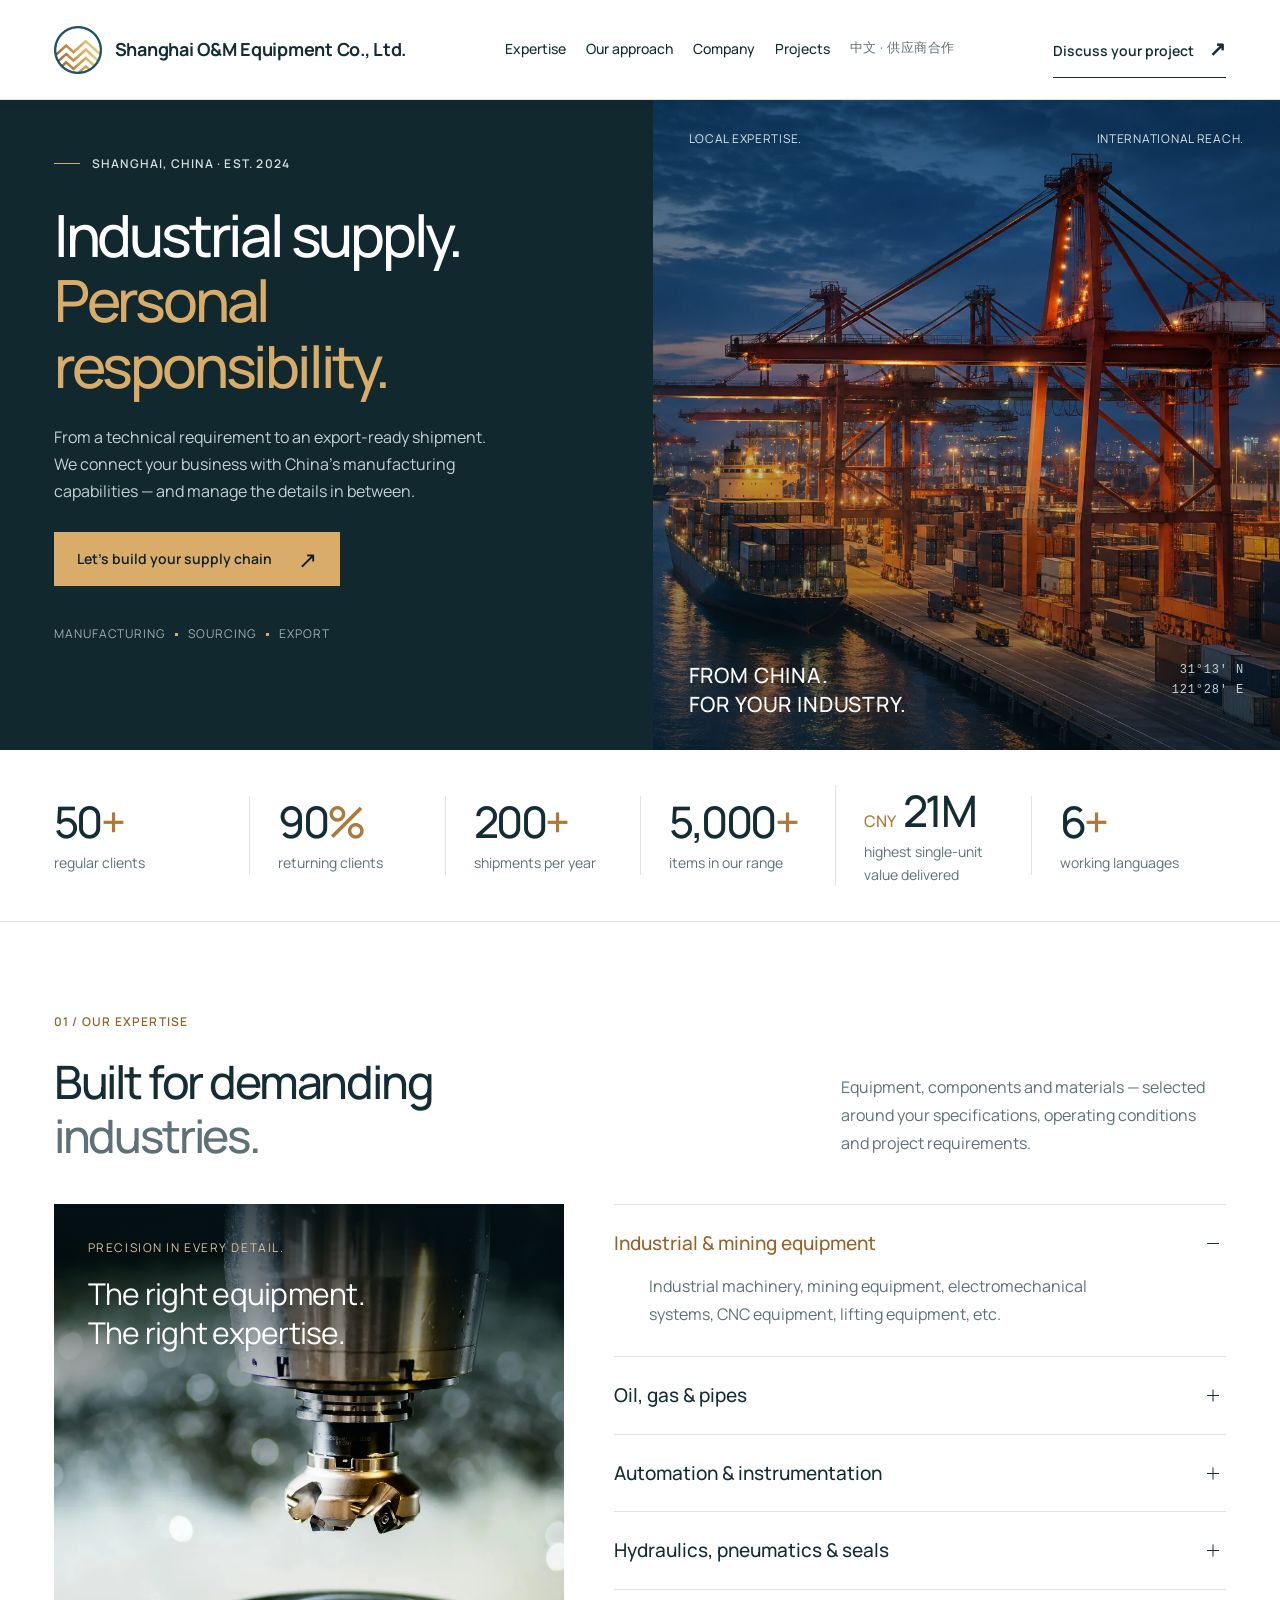
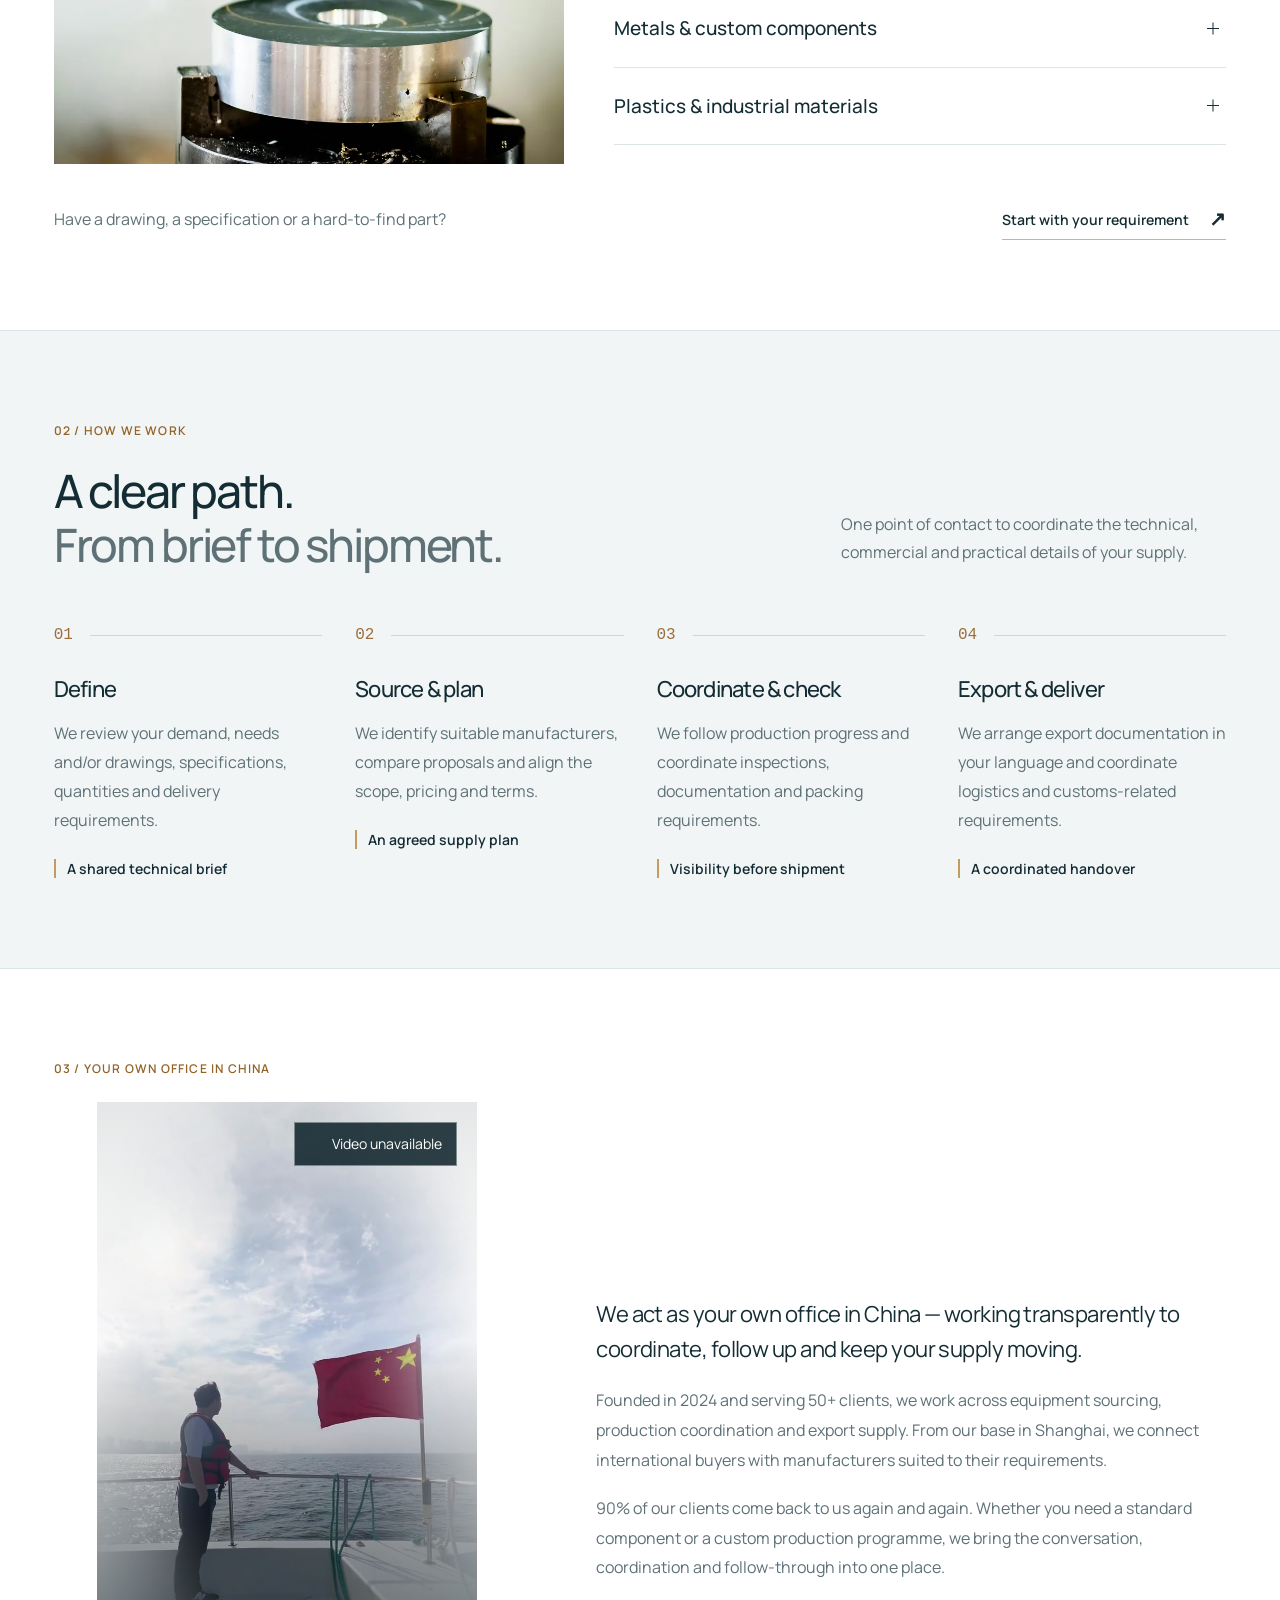
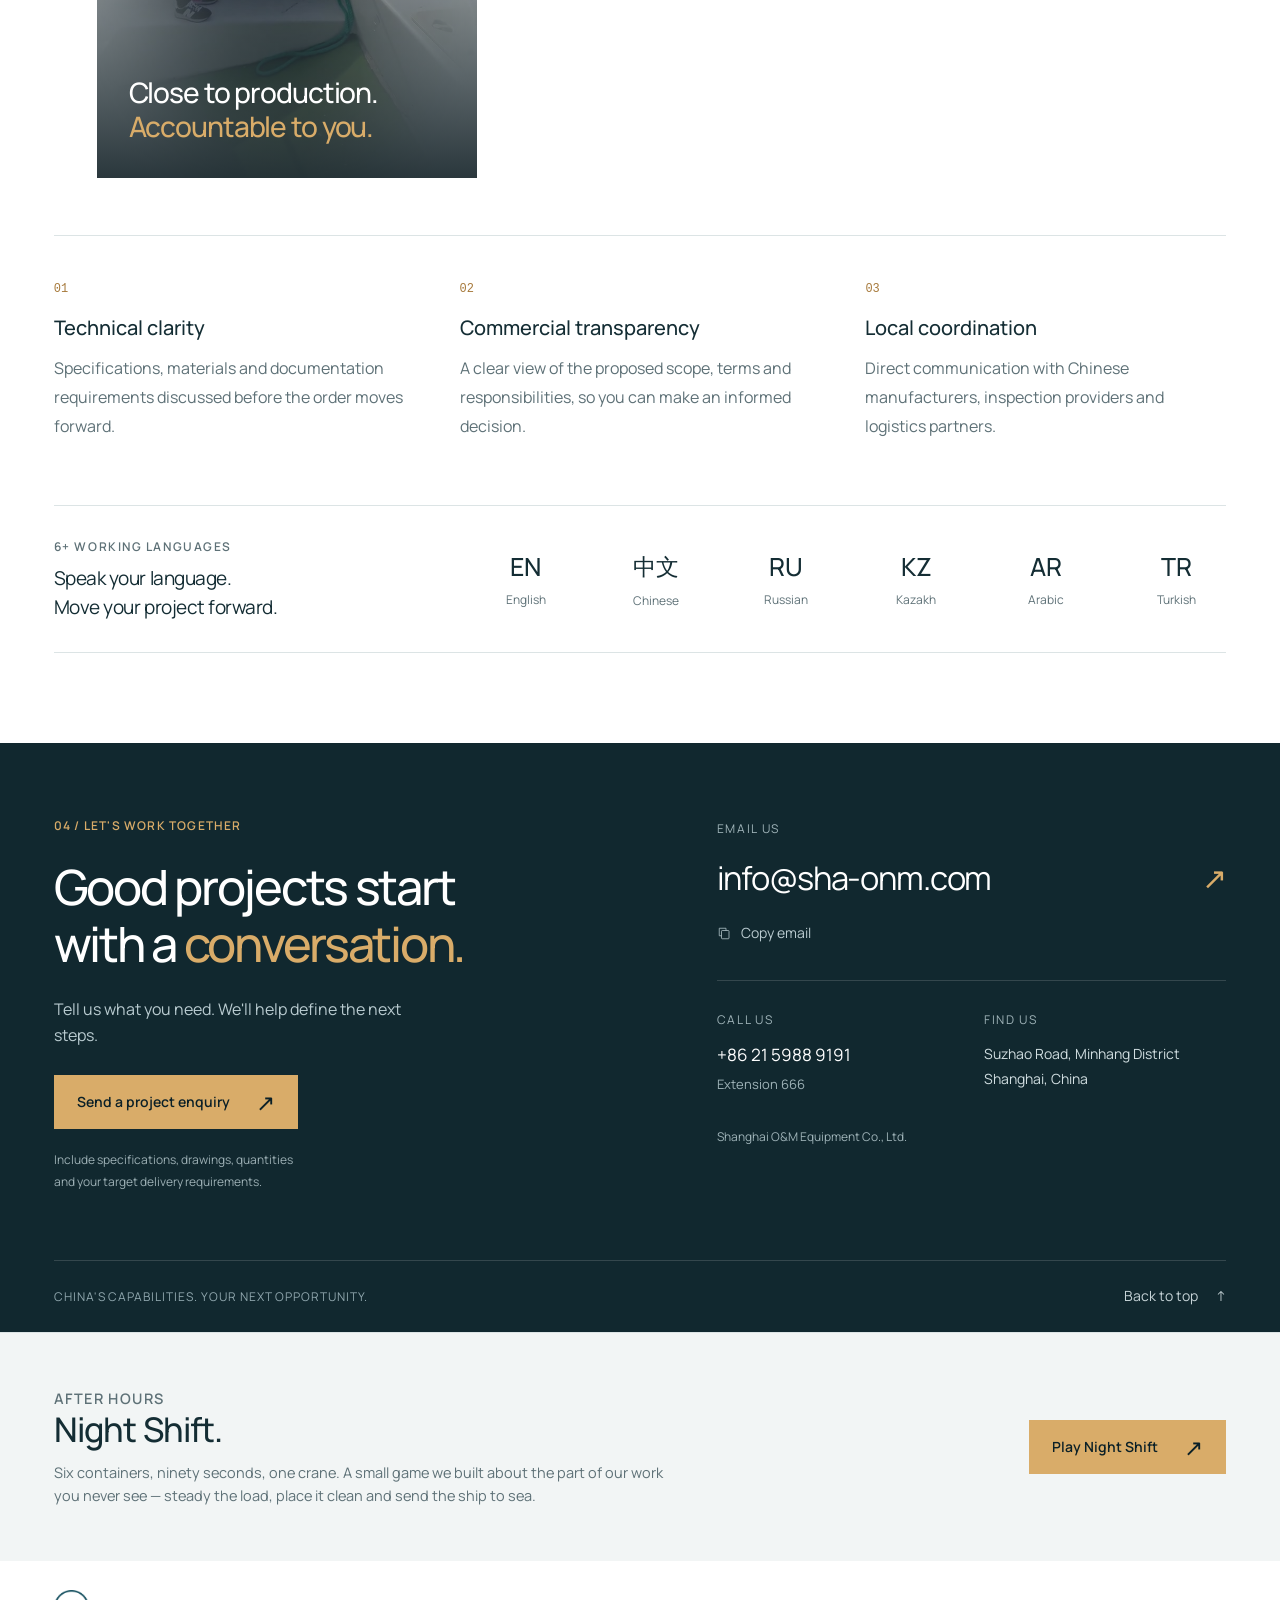
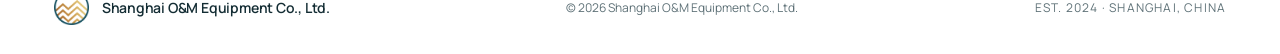
<file: index.html>
<!DOCTYPE html>
<html lang="en"><head><meta charset="UTF-8"><meta name="viewport" content="width=device-width,initial-scale=1"><meta name="robots" content="noindex, nofollow"><title>Shanghai O&M — Industrial supply. Personal responsibility.</title><meta name="description" content="Industrial equipment, custom components and export supply from China. Shanghai O&M connects your technical requirements with Chinese manufacturing. Established 2024. 50+ clients."><link rel="icon" type="image/png" href="assets/favicon.png"><link rel="preload" href="assets/fonts/manrope-500.ttf" as="font" type="font/ttf" crossorigin><link rel="stylesheet" href="styles.css"><link rel="stylesheet" href="sections.css?v=2"><meta name="theme-color" content="#11282f"><meta property="og:type" content="website"><meta property="og:site_name" content="Shanghai O&M Equipment Co., Ltd."><meta property="og:title" content="Shanghai O&M Equipment Co., Ltd."><meta property="og:description" content="We manufacture, source and deliver industrial equipment from China. Production cooperation, custom-engineered components, export and delivery."><meta property="og:image" content="https://sha-onm.com/og.png"><meta name="twitter:card" content="summary_large_image"><meta name="twitter:title" content="Shanghai O&M Equipment Co., Ltd."><meta name="twitter:description" content="We manufacture, source and deliver industrial equipment from China."><meta name="twitter:image" content="https://sha-onm.com/og.png"></head>
<body><a class="skip" href="#main">Skip to content</a>
<header class="header"><a class="brand" href="#" aria-label="Shanghai O&M home"><img src="assets/favicon.png" width="48" height="48" alt=""><span>Shanghai O&amp;M Equipment Co., Ltd.</span></a><nav aria-label="Main navigation"><a href="#expertise">Expertise</a><a href="#approach">Our approach</a><a href="#about">Company</a><a href="projects/">Projects</a><a href="cn/" lang="zh">中文 · 供应商合作</a></nav><a class="header-cta" href="#contact">Discuss your project <span aria-hidden="true">↗</span></a><button class="menu-toggle" aria-label="Open menu" aria-expanded="false" aria-controls="mobile-nav"><span></span><span></span></button><nav id="mobile-nav" class="mobile-nav" aria-label="Mobile navigation" hidden><a href="#expertise">Expertise</a><a href="#approach">Our approach</a><a href="#about">Company</a><a href="projects/">Projects</a><a href="cn/" lang="zh">中文 · 供应商合作</a><a href="#contact">Discuss your project</a></nav></header>
<main id="main"><section class="hero"><div class="hero-copy"><p class="eyebrow"><span class="short-line"></span> SHANGHAI, CHINA · EST. 2024</p><h1>Industrial supply.<br><em>Personal<br>responsibility.</em></h1><p class="hero-description">From a technical requirement to an export-ready shipment. We connect your business with China's manufacturing capabilities — and manage the details in between.</p><a class="button button-gold" href="#contact">Let's build your supply chain <span aria-hidden="true">↗</span></a><div class="hero-foot"><span>MANUFACTURING</span><i></i><span>SOURCING</span><i></i><span>EXPORT</span></div></div><div class="hero-visual"><img class="hero-image" src="assets/port.webp" alt="Illustrative blue-hour container port with illuminated cranes" width="1536" height="1024" fetchpriority="high"><div class="visual-top"><span>LOCAL EXPERTISE.</span><span>INTERNATIONAL REACH.</span></div><div class="visual-caption"><span>FROM CHINA.<br>FOR YOUR INDUSTRY.</span><span class="coordinate">31°13′ N<br>121°28′ E</span></div></div></section>
<section class="proof" aria-label="Company at a glance"><div><strong class="metric">50<span>+</span></strong><p>regular clients</p></div><div><strong class="metric">90<span>%</span></strong><p>returning clients</p></div><div><strong class="metric">200<span>+</span></strong><p>shipments per year</p></div><div><strong class="metric">5,000<span>+</span></strong><p>items in our range</p></div><div><strong class="metric"><span class="metric-currency">CNY</span>21M</strong><p>highest single-unit<br>value delivered</p></div><div><strong class="metric">6<span>+</span></strong><p>working languages</p></div></section>
<section class="expertise section-pad" id="expertise"><div class="section-heading"><div><p class="eyebrow section-label">01 / OUR EXPERTISE</p><h2>Built for demanding<br><span>industries.</span></h2></div><p>Equipment, components and materials — selected around your specifications, operating conditions and project requirements.</p></div>
<div class="expertise-grid"><figure class="component-visual"><img id="expertise-visual" src="assets/cat-industrial-mining.webp" alt="CNC milling machine cutting a metal part" width="1600" height="1067" loading="lazy" decoding="async"><figcaption><span>PRECISION IN EVERY DETAIL.</span><p>The right equipment.<br>The right expertise.</p></figcaption></figure><div class="categories"><details class="category" open data-image="assets/cat-industrial-mining.webp" data-alt="CNC milling machine cutting a metal part"><summary><h3>Industrial & mining equipment</h3><span class="expand" aria-hidden="true"></span></summary><div class="category-body"><p>Industrial machinery, mining equipment, electromechanical systems, CNC equipment, lifting equipment, etc.</p></div></details><details class="category" data-image="assets/pipe-ss-system.jpg" data-alt="Bundle of steel tubes on a production line"><summary><h3>Oil, gas & pipes</h3><span class="expand" aria-hidden="true"></span></summary><div class="category-body"><p>Pipes and tubing, drilling equipment, pump housings and components, valves and spare parts for artificial lift equipment.</p></div></details><details class="category" data-image="assets/cat-automation-instrumentation.webp" data-alt="Automated production line in an industrial hall"><summary><h3>Automation & instrumentation</h3><span class="expand" aria-hidden="true"></span></summary><div class="category-body"><p>Industrial control systems, measuring instruments, environmental monitoring instruments and industrial computing equipment.</p></div></details><details class="category" data-image="assets/cat-hydraulics-pneumatics-seals.webp" data-alt="Pneumatic actuators, hoses and fittings on a production line"><summary><h3>Hydraulics, pneumatics & seals</h3><span class="expand" aria-hidden="true"></span></summary><div class="category-body"><p>Hydraulic and pneumatic components, sealing systems, seals and high-performance sealing materials.</p></div></details><details class="category" data-image="assets/cat-metals-custom-components.webp" data-alt="Rack of metal profiles, tubes and bar stock"><summary><h3>Metals & custom components</h3><span class="expand" aria-hidden="true"></span></summary><div class="category-body"><p>Specialty steel, nonferrous alloys, forgings, bearings and mechanical parts. Production coordination through partner manufacturers for custom requirements.</p></div></details><details class="category" data-image="assets/cat-electrical-industrial-materials.webp" data-alt="Warehouse racking with palletised industrial materials"><summary><h3>Plastics & industrial materials</h3><span class="expand" aria-hidden="true"></span></summary><div class="category-body"><p>Rubber and plastic products for industrial use, electronic components and electrical equipment.</p></div></details></div></div><div class="expertise-note"><span>Have a drawing, a specification or a hard-to-find part?</span><a class="text-link" href="#contact">Start with your requirement <span aria-hidden="true">↗</span></a></div></section>
<section class="approach section-pad" id="approach"><div class="section-heading"><div><p class="eyebrow section-label">02 / HOW WE WORK</p><h2>A clear path.<br><span>From brief to shipment.</span></h2></div><p>One point of contact to coordinate the technical, commercial and practical details of your supply.</p></div><div class="steps"><article class="step"><div class="step-top"><span>01</span><span class="step-line"></span></div><h3>Define</h3><p>We review your demand, needs and/or drawings, specifications, quantities and delivery requirements.</p><span class="step-result">A shared technical brief</span></article><article class="step"><div class="step-top"><span>02</span><span class="step-line"></span></div><h3>Source & plan</h3><p>We identify suitable manufacturers, compare proposals and align the scope, pricing and terms.</p><span class="step-result">An agreed supply plan</span></article><article class="step"><div class="step-top"><span>03</span><span class="step-line"></span></div><h3>Coordinate & check</h3><p>We follow production progress and coordinate inspections, documentation and packing requirements.</p><span class="step-result">Visibility before shipment</span></article><article class="step"><div class="step-top"><span>04</span><span class="step-line"></span></div><h3>Export & deliver</h3><p>We arrange export documentation in your language and coordinate logistics and customs-related requirements.</p><span class="step-result">A coordinated handover</span></article></div></section>
<section class="company section-pad" id="about"><p class="eyebrow section-label">03 / YOUR OWN OFFICE IN CHINA</p><div class="company-main"><figure class="company-visual"><video id="office-video" class="office-video" muted loop playsinline preload="none" poster="assets/office-poster.jpg" data-src="assets/office-loop.mp4" aria-label="Company video, without sound"></video><figcaption><h2>Close to production.<br><span>Accountable to you.</span></h2></figcaption><button class="video-toggle" type="button" aria-controls="office-video" aria-label="Play video" hidden><span class="video-toggle-icon" aria-hidden="true">▶</span><span class="video-toggle-label">Play video</span></button></figure><div class="company-copy"><p class="lead">We act as your own office in China — working transparently to coordinate, follow up and keep your supply moving.</p><p>Founded in 2024 and serving 50+ clients, we work across equipment sourcing, production coordination and export supply. From our base in Shanghai, we connect international buyers with manufacturers suited to their requirements.</p><p>90% of our clients come back to us again and again. Whether you need a standard component or a custom production programme, we bring the conversation, coordination and follow-through into one place.</p></div></div><div class="values"><article><span class="value-mark" aria-hidden="true">01</span><h3>Technical clarity</h3><p>Specifications, materials and documentation requirements discussed before the order moves forward.</p></article><article><span class="value-mark" aria-hidden="true">02</span><h3>Commercial transparency</h3><p>A clear view of the proposed scope, terms and responsibilities, so you can make an informed decision.</p></article><article><span class="value-mark" aria-hidden="true">03</span><h3>Local coordination</h3><p>Direct communication with Chinese manufacturers, inspection providers and logistics partners.</p></article></div><div class="languages"><div><span class="eyebrow">6+ WORKING LANGUAGES</span><p>Speak your language.<br>Move your project forward.</p></div><ul aria-label="Working languages"><li><span>EN</span>English</li><li><span lang="zh">中文</span>Chinese</li><li><span>RU</span>Russian</li><li><span>KZ</span>Kazakh</li><li><span>AR</span>Arabic</li><li><span>TR</span>Turkish</li></ul></div></section>
<section class="contact section-pad" id="contact"><div class="contact-top"><div><p class="eyebrow section-label">04 / LET'S WORK TOGETHER</p><h2>Good projects start<br>with a <span>conversation.</span></h2><p class="contact-intro">Tell us what you need. We'll help define the next steps.</p><a class="button button-gold" href="mailto:info@sha-onm.com?subject=Project%20enquiry%20%7C%20Shanghai%20O%26M&body=Hello%20Shanghai%20O%26M%20team%2C%0A%0AWe%20would%20like%20to%20discuss%20the%20following%20requirement%3A%0A%0AEquipment%20or%20part%3A%20%0ASpecifications%20or%20standards%3A%20%0AQuantity%3A%20%0ADelivery%20destination%3A%20%0ATarget%20delivery%20date%3A%20%0A%0ACompany%3A%20%0AContact%20name%3A%20%0A%0A">Send a project enquiry <span aria-hidden="true">↗</span></a><p class="contact-hint">Include specifications, drawings, quantities<br>and your target delivery requirements.</p></div><div class="contact-details"><div class="email-block"><span class="contact-label">EMAIL US</span><a class="email-address" href="mailto:info@sha-onm.com">info@sha-onm.com <span aria-hidden="true">↗</span></a><div class="copy-row"><button class="copy-email" type="button" aria-label="Copy email address"><svg width="15" height="15" viewBox="0 0 20 20" fill="none" aria-hidden="true"><rect x="6" y="6" width="10" height="11" rx="1" stroke="currentColor"/><path d="M12 6V3H3v10h3" stroke="currentColor"/></svg>Copy email</button><span id="copy-status" role="status" aria-live="polite"></span></div></div><div class="contact-bottom"><div><span class="contact-label">CALL US</span><a class="phone" href="tel:+862159889191;ext=666">+86 21 5988 9191</a><p>Extension 666</p></div><div><span class="contact-label">FIND US</span><address>Suzhao Road, Minhang District<br>Shanghai, China</address></div></div><div class="company-legal">Shanghai O&M Equipment Co., Ltd.</div></div></div><div class="contact-line"><span>CHINA'S CAPABILITIES. YOUR NEXT OPPORTUNITY.</span><a href="#main">Back to top <span aria-hidden="true">↑</span></a></div></section><section class="after-hours section-pad" aria-labelledby="after-hours-title"><div class="after-hours-text"><p class="eyebrow section-label">AFTER HOURS</p><h2 id="after-hours-title">Night Shift.</h2><p>Six containers, ninety seconds, one crane. A small game we built about the part of our work you never see &mdash; steady the load, place it clean and send the ship to sea.</p></div><a class="button button-gold after-hours-cta" href="night-shift/index.html">Play Night Shift <span aria-hidden="true">&#8599;</span></a></section>
</main><footer class="footer"><a class="brand" href="#" aria-label="Shanghai O&M home"><img src="assets/favicon.png" width="35" height="35" alt=""><span>Shanghai O&amp;M Equipment Co., Ltd.</span></a><p>© <span id="year">2026</span> Shanghai O&M Equipment Co., Ltd.</p><span>EST. 2024 · SHANGHAI, CHINA</span></footer><script src="app.js" defer></script></body></html>
</file>
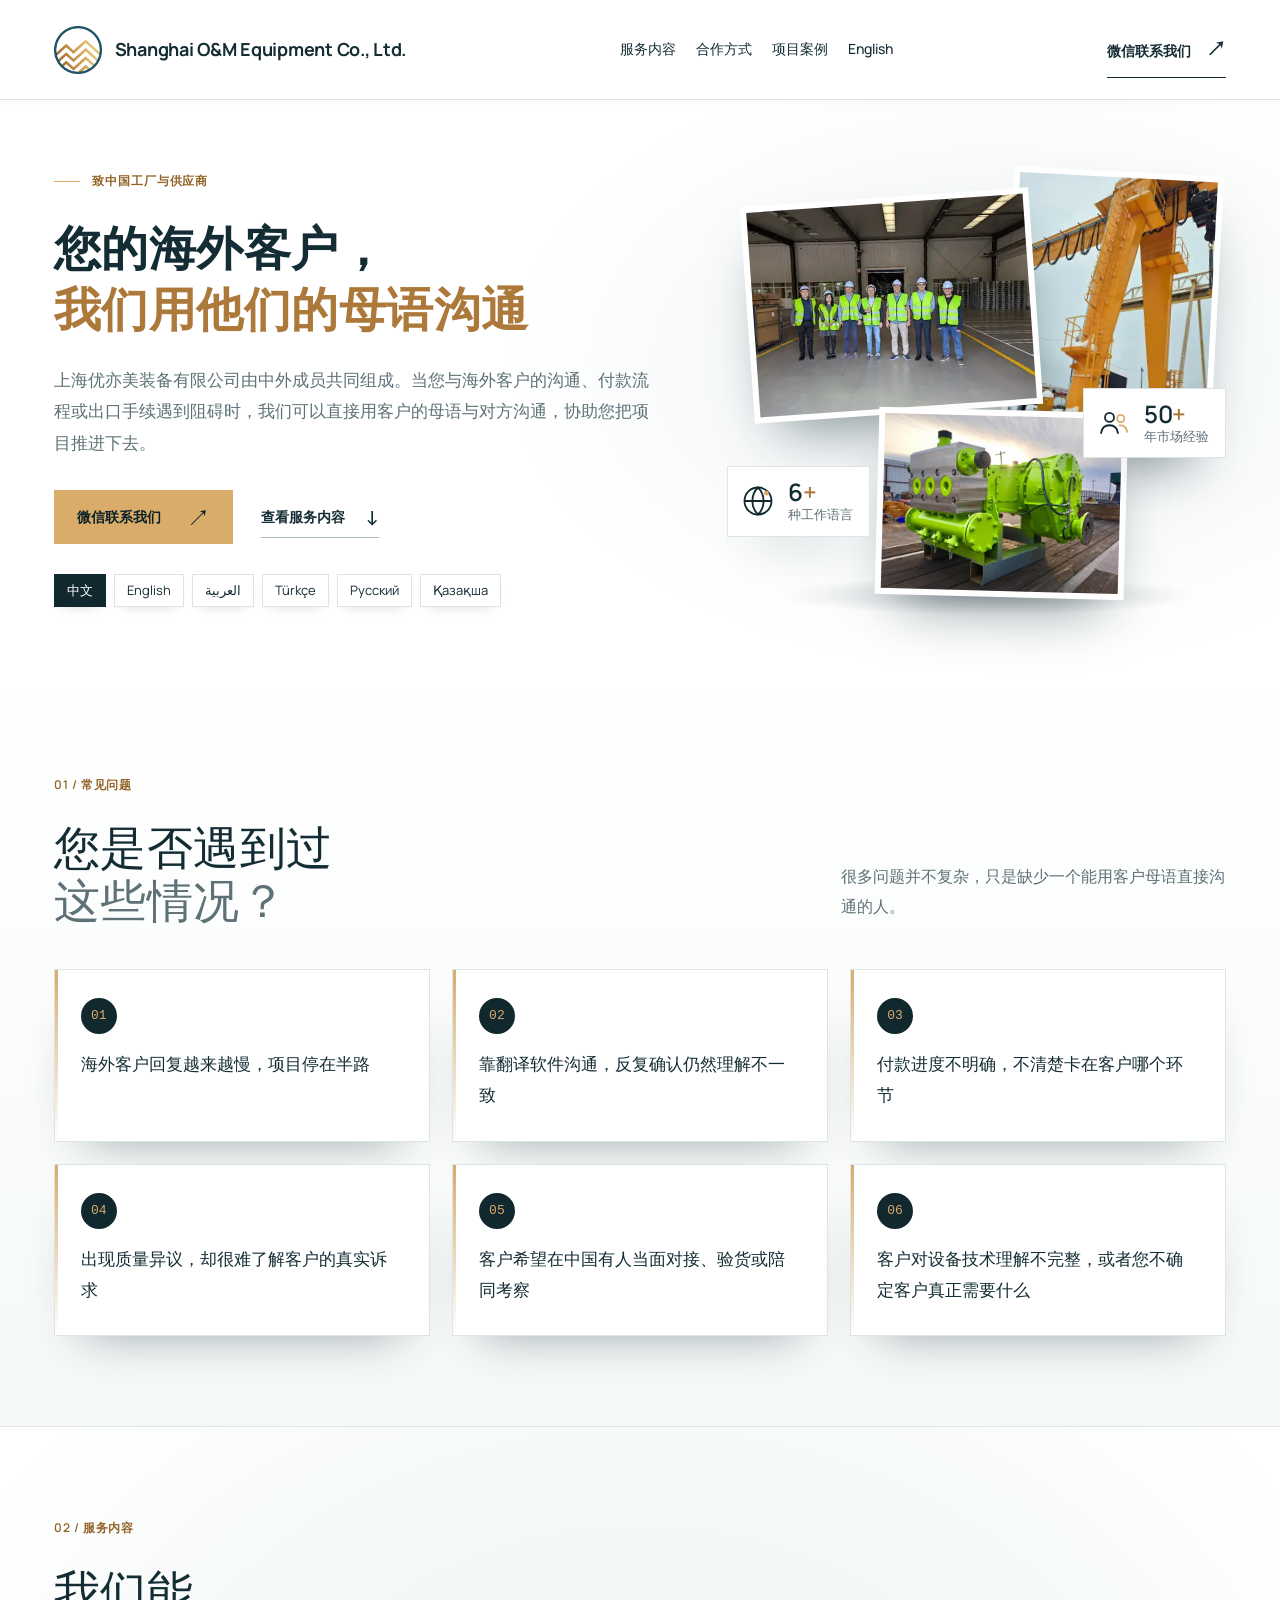
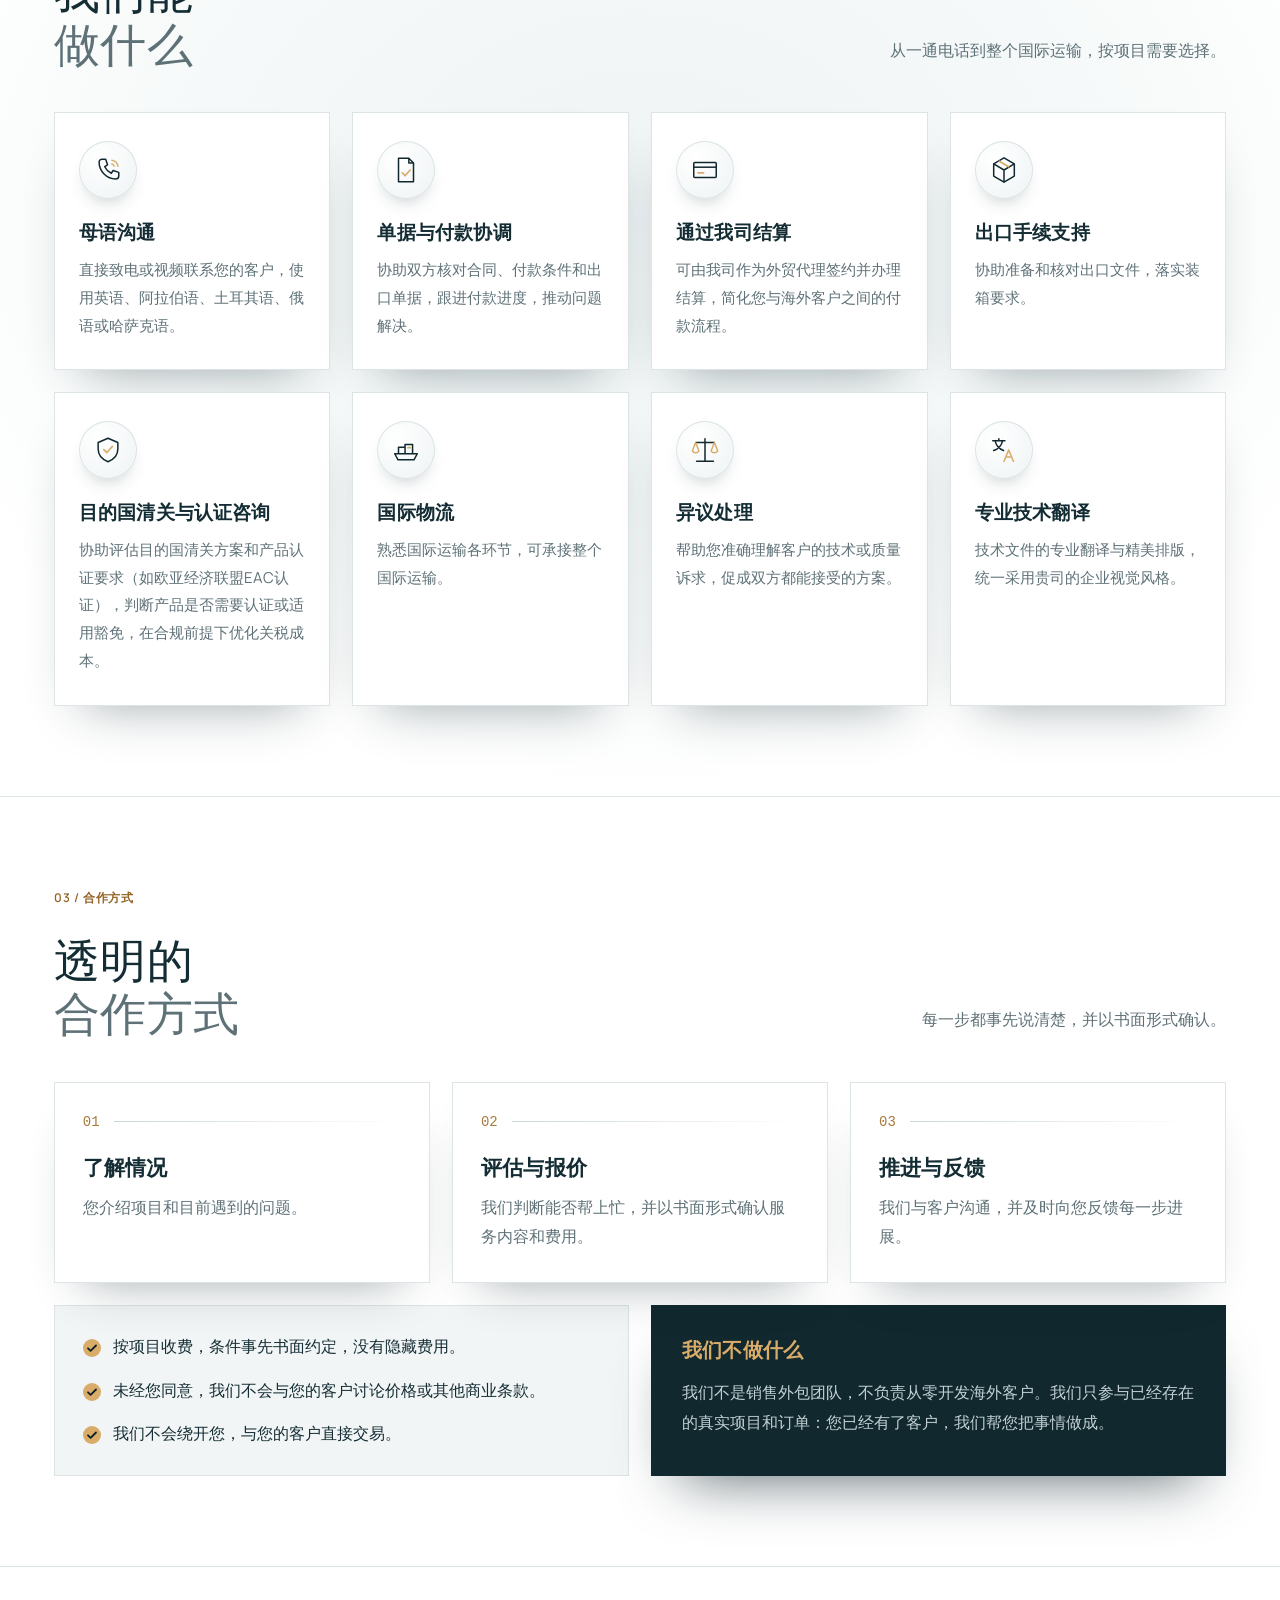
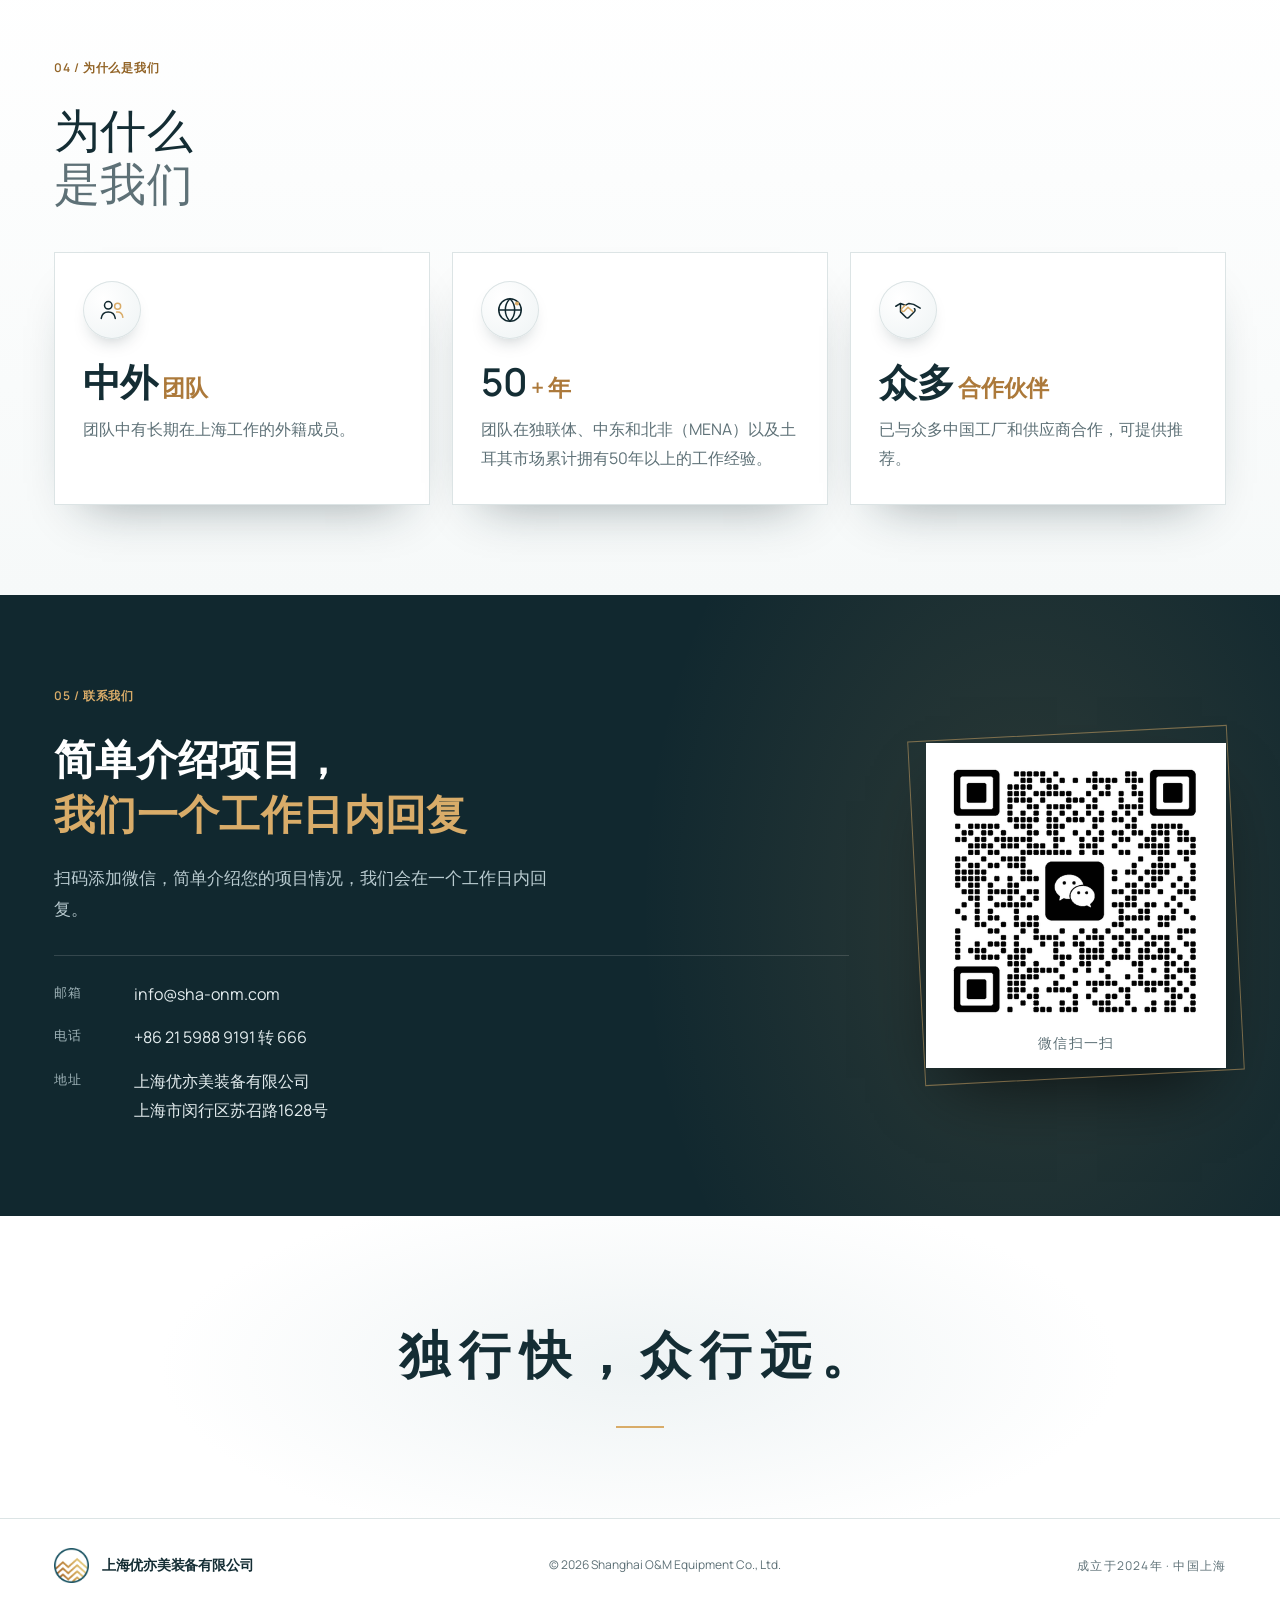
<file: cn/index.html>
<!DOCTYPE html>
<html lang="zh-CN"><head><meta charset="UTF-8"><meta name="viewport" content="width=device-width,initial-scale=1,viewport-fit=cover"><meta name="robots" content="noindex, nofollow"><title>供应商合作 — 上海优亦美装备有限公司</title><meta name="description" content="您的海外客户，我们用他们的母语沟通。上海优亦美装备有限公司协助中国工厂和供应商解决与海外客户的沟通、付款、出口、清关、认证和国际物流问题。"><link rel="icon" type="image/png" href="../assets/favicon.png"><link rel="stylesheet" href="../styles.css"><link rel="stylesheet" href="../sections.css?v=2"><link rel="stylesheet" href="cn.css?v=2"><meta name="theme-color" content="#11282f"><meta property="og:type" content="website"><meta property="og:site_name" content="上海优亦美装备有限公司"><meta property="og:title" content="供应商合作 — 您的海外客户，我们用他们的母语沟通"><meta property="og:description" content="英语、阿拉伯语、土耳其语、俄语、哈萨克语。协助沟通、付款、出口、清关、认证和国际物流。"><meta property="og:image" content="https://sha-onm.com/og.png"></head>
<body class="cn-page"><a class="skip" href="#main">跳到正文</a>
<svg width="0" height="0" style="position:absolute" aria-hidden="true" focusable="false"><defs>
<symbol id="c-phone" viewBox="0 0 32 32"><path d="M9.5 4.5h4l2 6-3 2a15 15 0 0 0 7 7l2-3 6 2v4a3 3 0 0 1-3 3C14.6 25.5 6.5 17.4 6.5 7.5a3 3 0 0 1 3-3z" fill="none" stroke="currentColor" stroke-width="1.6" stroke-linejoin="round"/><path d="M20 5.5a7 7 0 0 1 6.5 6.5M20 9.5a3 3 0 0 1 2.5 2.5" fill="none" stroke="var(--gold)" stroke-width="1.6" stroke-linecap="round"/></symbol>
<symbol id="c-doc" viewBox="0 0 32 32"><path d="M8 3.5h11l5 5v20H8z" fill="none" stroke="currentColor" stroke-width="1.6" stroke-linejoin="round"/><path d="M19 3.5v5h5" fill="none" stroke="currentColor" stroke-width="1.6" stroke-linejoin="round"/><path d="m12 19 3 3 5.5-6" fill="none" stroke="var(--gold)" stroke-width="1.8" stroke-linecap="round" stroke-linejoin="round"/></symbol>
<symbol id="c-pay" viewBox="0 0 32 32"><rect x="4" y="8" width="24" height="16" rx="1" fill="none" stroke="currentColor" stroke-width="1.6"/><path d="M4 13h24" stroke="currentColor" stroke-width="1.6"/><path d="M8.5 19h6" stroke="var(--gold)" stroke-width="1.8" stroke-linecap="round"/></symbol>
<symbol id="c-export" viewBox="0 0 32 32"><path d="M5 9.5 16 3l11 6.5v13L16 29 5 22.5z" fill="none" stroke="currentColor" stroke-width="1.6" stroke-linejoin="round"/><path d="M5 9.5 16 16l11-6.5M16 16v13" fill="none" stroke="currentColor" stroke-width="1.6" stroke-linejoin="round"/><path d="m10.5 6.3 11 6.5" stroke="var(--gold)" stroke-width="1.8"/></symbol>
<symbol id="c-customs" viewBox="0 0 32 32"><path d="M16 3.5 26.5 8v7c0 6.5-4.5 11.2-10.5 13.5C10 26.2 5.5 21.5 5.5 15V8z" fill="none" stroke="currentColor" stroke-width="1.6" stroke-linejoin="round"/><path d="m11.5 15.5 3.2 3.2 6-6.5" fill="none" stroke="var(--gold)" stroke-width="1.8" stroke-linecap="round" stroke-linejoin="round"/></symbol>
<symbol id="c-ship" viewBox="0 0 32 32"><path d="M4 20h24l-3.5 6.5h-17z" fill="none" stroke="currentColor" stroke-width="1.6" stroke-linejoin="round"/><path d="M8 20v-7h7v7M15 20v-10h8v10" fill="none" stroke="currentColor" stroke-width="1.6" stroke-linejoin="round"/><path d="M18 13.5h2.5" stroke="var(--gold)" stroke-width="1.8" stroke-linecap="round"/></symbol>
<symbol id="c-claim" viewBox="0 0 32 32"><path d="M16 4v24M7 28h18M6 8h20" stroke="currentColor" stroke-width="1.6" stroke-linecap="round"/><path d="M6 8 2.5 17a4 4 0 0 0 7 0zM26 8l-3.5 9a4 4 0 0 0 7 0z" fill="none" stroke="var(--gold)" stroke-width="1.6" stroke-linejoin="round"/></symbol>
<symbol id="c-translate" viewBox="0 0 32 32"><path d="M4 6h13M10.5 4v2M6.5 6c1 5 4.5 9 9 10.5M14.5 6c-1 5-4.5 9-9.5 10.5" fill="none" stroke="currentColor" stroke-width="1.6" stroke-linecap="round" stroke-linejoin="round"/><path d="m16 28 5-12 5 12M18 23.5h6" fill="none" stroke="var(--gold)" stroke-width="1.7" stroke-linecap="round" stroke-linejoin="round"/></symbol>
<symbol id="c-team" viewBox="0 0 32 32"><circle cx="12" cy="11" r="4" fill="none" stroke="currentColor" stroke-width="1.6"/><path d="M4.5 25c.6-4.6 3.6-7 7.5-7s6.9 2.4 7.5 7" fill="none" stroke="currentColor" stroke-width="1.6" stroke-linecap="round"/><circle cx="22" cy="12" r="3.2" fill="none" stroke="var(--gold)" stroke-width="1.6"/><path d="M21 18.2c3.6-.4 6 1.7 6.6 5.6" fill="none" stroke="var(--gold)" stroke-width="1.6" stroke-linecap="round"/></symbol>
<symbol id="c-globe" viewBox="0 0 32 32"><circle cx="16" cy="16" r="12" fill="none" stroke="currentColor" stroke-width="1.6"/><path d="M4 16h24M16 4c3.5 3.4 5 7.4 5 12s-1.5 8.6-5 12c-3.5-3.4-5-7.4-5-12s1.5-8.6 5-12z" fill="none" stroke="currentColor" stroke-width="1.6"/><circle cx="23.5" cy="9" r="2.2" fill="var(--gold)"/></symbol>
<symbol id="c-handshake" viewBox="0 0 32 32"><path d="M3 12l5-3 5 2 4-2 5 1 7 4M8 9v9l6 6a2 2 0 0 0 3-.3l6-6.2a2 2 0 0 0-.2-2.9" fill="none" stroke="currentColor" stroke-width="1.6" stroke-linecap="round" stroke-linejoin="round"/><path d="m13 11-3.5 3.5a1.8 1.8 0 0 0 2.6 2.5L16 13l5 4.5" fill="none" stroke="var(--gold)" stroke-width="1.6" stroke-linecap="round" stroke-linejoin="round"/></symbol>
</defs></svg>
<header class="header"><a class="brand" href="../" aria-label="Shanghai O&M 首页"><img src="../assets/favicon.png" width="48" height="48" alt=""><span>Shanghai O&amp;M Equipment Co., Ltd.</span></a><nav aria-label="主导航"><a href="#services">服务内容</a><a href="#how">合作方式</a><a href="../projects/">项目案例</a><a href="../" lang="en">English</a></nav><a class="header-cta" href="#contact">微信联系我们 <span aria-hidden="true">↗</span></a><button class="menu-toggle" aria-label="打开菜单" aria-expanded="false" aria-controls="mobile-nav"><span></span><span></span></button><nav id="mobile-nav" class="mobile-nav" aria-label="移动端导航" hidden><a href="#services">服务内容</a><a href="#how">合作方式</a><a href="../projects/">项目案例</a><a href="../" lang="en">English</a><a href="#contact">微信联系我们</a></nav></header>
<main id="main">

<section class="cn-hero">
  <div class="cn-hero-copy">
    <p class="eyebrow section-label"><span class="short-line"></span> 致中国工厂与供应商</p>
    <h1>您的海外客户，<br><em>我们用他们的母语沟通</em></h1>
    <p class="cn-lead">上海优亦美装备有限公司由中外成员共同组成。当您与海外客户的沟通、付款流程或出口手续遇到阻碍时，我们可以直接用客户的母语与对方沟通，协助您把项目推进下去。</p>
    <div class="cn-hero-actions"><a class="button button-gold" href="#contact">微信联系我们 <span aria-hidden="true">↗</span></a><a class="text-link" href="#services">查看服务内容 <span aria-hidden="true">↓</span></a></div>
    <ul class="cn-langs" aria-label="工作语言">
      <li lang="zh">中文</li><li lang="en">English</li><li lang="ar" dir="rtl">العربية</li><li lang="tr">Türkçe</li><li lang="ru">Русский</li><li lang="kk">Қазақша</li>
    </ul>
  </div>
  <div class="cn-hero-visual" aria-hidden="true">
    <figure class="ph ph-1"><img src="../assets/projects/c/p099.webp" alt=""></figure>
    <figure class="ph ph-2"><img src="../assets/projects/c/p122.webp" alt=""></figure>
    <figure class="ph ph-3"><img src="assets/plunger-pump.webp" alt=""></figure>
    <div class="float float-a"><svg><use href="#c-globe"/></svg><div><strong>6<b>+</b></strong><span>种工作语言</span></div></div>
    <div class="float float-b"><svg><use href="#c-team"/></svg><div><strong>50<b>+</b></strong><span>年市场经验</span></div></div>
  </div>
</section>

<section class="section-pad cn-situations" aria-labelledby="sit-title">
  <div class="section-heading"><div><p class="eyebrow section-label">01 / 常见问题</p><h2 id="sit-title">您是否遇到过<br><span>这些情况？</span></h2></div><p>很多问题并不复杂，只是缺少一个能用客户母语直接沟通的人。</p></div>
  <ol class="cn-cards">
    <li><span class="n">01</span><p>海外客户回复越来越慢，项目停在半路</p></li>
    <li><span class="n">02</span><p>靠翻译软件沟通，反复确认仍然理解不一致</p></li>
    <li><span class="n">03</span><p>付款进度不明确，不清楚卡在客户哪个环节</p></li>
    <li><span class="n">04</span><p>出现质量异议，却很难了解客户的真实诉求</p></li>
    <li><span class="n">05</span><p>客户希望在中国有人当面对接、验货或陪同考察</p></li>
    <li><span class="n">06</span><p>客户对设备技术理解不完整，或者您不确定客户真正需要什么</p></li>
  </ol>
</section>

<section class="section-pad cn-services" id="services" aria-labelledby="srv-title">
  <div class="section-heading"><div><p class="eyebrow section-label">02 / 服务内容</p><h2 id="srv-title">我们能<br><span>做什么</span></h2></div><p>从一通电话到整个国际运输，按项目需要选择。</p></div>
  <div class="cn-services-grid">
    <article><i class="ic"><svg aria-hidden="true"><use href="#c-phone"/></svg></i><h3>母语沟通</h3><p>直接致电或视频联系您的客户，使用英语、阿拉伯语、土耳其语、俄语或哈萨克语。</p></article>
    <article><i class="ic"><svg aria-hidden="true"><use href="#c-doc"/></svg></i><h3>单据与付款协调</h3><p>协助双方核对合同、付款条件和出口单据，跟进付款进度，推动问题解决。</p></article>
    <article><i class="ic"><svg aria-hidden="true"><use href="#c-pay"/></svg></i><h3>通过我司结算</h3><p>可由我司作为外贸代理签约并办理结算，简化您与海外客户之间的付款流程。</p></article>
    <article><i class="ic"><svg aria-hidden="true"><use href="#c-export"/></svg></i><h3>出口手续支持</h3><p>协助准备和核对出口文件，落实装箱要求。</p></article>
    <article><i class="ic"><svg aria-hidden="true"><use href="#c-customs"/></svg></i><h3>目的国清关与认证咨询</h3><p>协助评估目的国清关方案和产品认证要求（如欧亚经济联盟EAC认证），判断产品是否需要认证或适用豁免，在合规前提下优化关税成本。</p></article>
    <article><i class="ic"><svg aria-hidden="true"><use href="#c-ship"/></svg></i><h3>国际物流</h3><p>熟悉国际运输各环节，可承接整个国际运输。</p></article>
    <article><i class="ic"><svg aria-hidden="true"><use href="#c-claim"/></svg></i><h3>异议处理</h3><p>帮助您准确理解客户的技术或质量诉求，促成双方都能接受的方案。</p></article>
    <article><i class="ic"><svg aria-hidden="true"><use href="#c-translate"/></svg></i><h3>专业技术翻译</h3><p>技术文件的专业翻译与精美排版，统一采用贵司的企业视觉风格。</p></article>
  </div>
</section>

<section class="section-pad cn-how" id="how" aria-labelledby="how-title">
  <div class="section-heading"><div><p class="eyebrow section-label">03 / 合作方式</p><h2 id="how-title">透明的<br><span>合作方式</span></h2></div><p>每一步都事先说清楚，并以书面形式确认。</p></div>
  <div class="cn-steps">
    <article><span class="n">01</span><h3>了解情况</h3><p>您介绍项目和目前遇到的问题。</p></article>
    <article><span class="n">02</span><h3>评估与报价</h3><p>我们判断能否帮上忙，并以书面形式确认服务内容和费用。</p></article>
    <article><span class="n">03</span><h3>推进与反馈</h3><p>我们与客户沟通，并及时向您反馈每一步进展。</p></article>
  </div>
  <div class="cn-terms">
    <ul class="cn-promises">
      <li>按项目收费，条件事先书面约定，没有隐藏费用。</li>
      <li>未经您同意，我们不会与您的客户讨论价格或其他商业条款。</li>
      <li>我们不会绕开您，与您的客户直接交易。</li>
    </ul>
    <div class="cn-not">
      <h3>我们不做什么</h3>
      <p>我们不是销售外包团队，不负责从零开发海外客户。我们只参与已经存在的真实项目和订单：您已经有了客户，我们帮您把事情做成。</p>
    </div>
  </div>
</section>

<section class="section-pad cn-why" aria-labelledby="why-title">
  <div class="section-heading"><div><p class="eyebrow section-label">04 / 为什么是我们</p><h2 id="why-title">为什么<br><span>是我们</span></h2></div></div>
  <div class="cn-why-grid">
    <article><i class="ic"><svg aria-hidden="true"><use href="#c-team"/></svg></i><strong>中外<b>团队</b></strong><p>团队中有长期在上海工作的外籍成员。</p></article>
    <article><i class="ic"><svg aria-hidden="true"><use href="#c-globe"/></svg></i><strong>50<b>+ 年</b></strong><p>团队在独联体、中东和北非（MENA）以及土耳其市场累计拥有50年以上的工作经验。</p></article>
    <article><i class="ic"><svg aria-hidden="true"><use href="#c-handshake"/></svg></i><strong>众多<b>合作伙伴</b></strong><p>已与众多中国工厂和供应商合作，可提供推荐。</p></article>
  </div>
</section>

<section class="section-pad cn-contact" id="contact" aria-labelledby="contact-title">
  <div class="cn-contact-copy">
    <p class="eyebrow section-label">05 / 联系我们</p>
    <h2 id="contact-title">简单介绍项目，<br><span>我们一个工作日内回复</span></h2>
    <p class="cn-contact-intro">扫码添加微信，简单介绍您的项目情况，我们会在一个工作日内回复。</p>
    <dl class="cn-details">
      <div><dt>邮箱</dt><dd><a href="mailto:info@sha-onm.com">info@sha-onm.com</a></dd></div>
      <div><dt>电话</dt><dd><a href="tel:+862159889191;ext=666">+86 21 5988 9191</a> 转 666</dd></div>
      <div><dt>地址</dt><dd>上海优亦美装备有限公司<br>上海市闵行区苏召路1628号</dd></div>
    </dl>
  </div>
  <figure class="cn-qr"><img src="assets/wechat-qr.png" width="432" height="430" alt="上海优亦美装备有限公司微信二维码"><figcaption>微信扫一扫</figcaption></figure>
</section>

<section class="cn-proverb" aria-label="合作理念"><p>独行快，众行远。</p></section>
</main>
<footer class="footer"><a class="brand" href="../" aria-label="Shanghai O&M 首页"><img src="../assets/favicon.png" width="35" height="35" alt=""><span>上海优亦美装备有限公司</span></a><p>© <span id="year">2026</span> Shanghai O&amp;M Equipment Co., Ltd.</p><span>成立于2024年 · 中国上海</span></footer>
<script src="cn.js?v=1" defer></script>
</body></html>
</file>
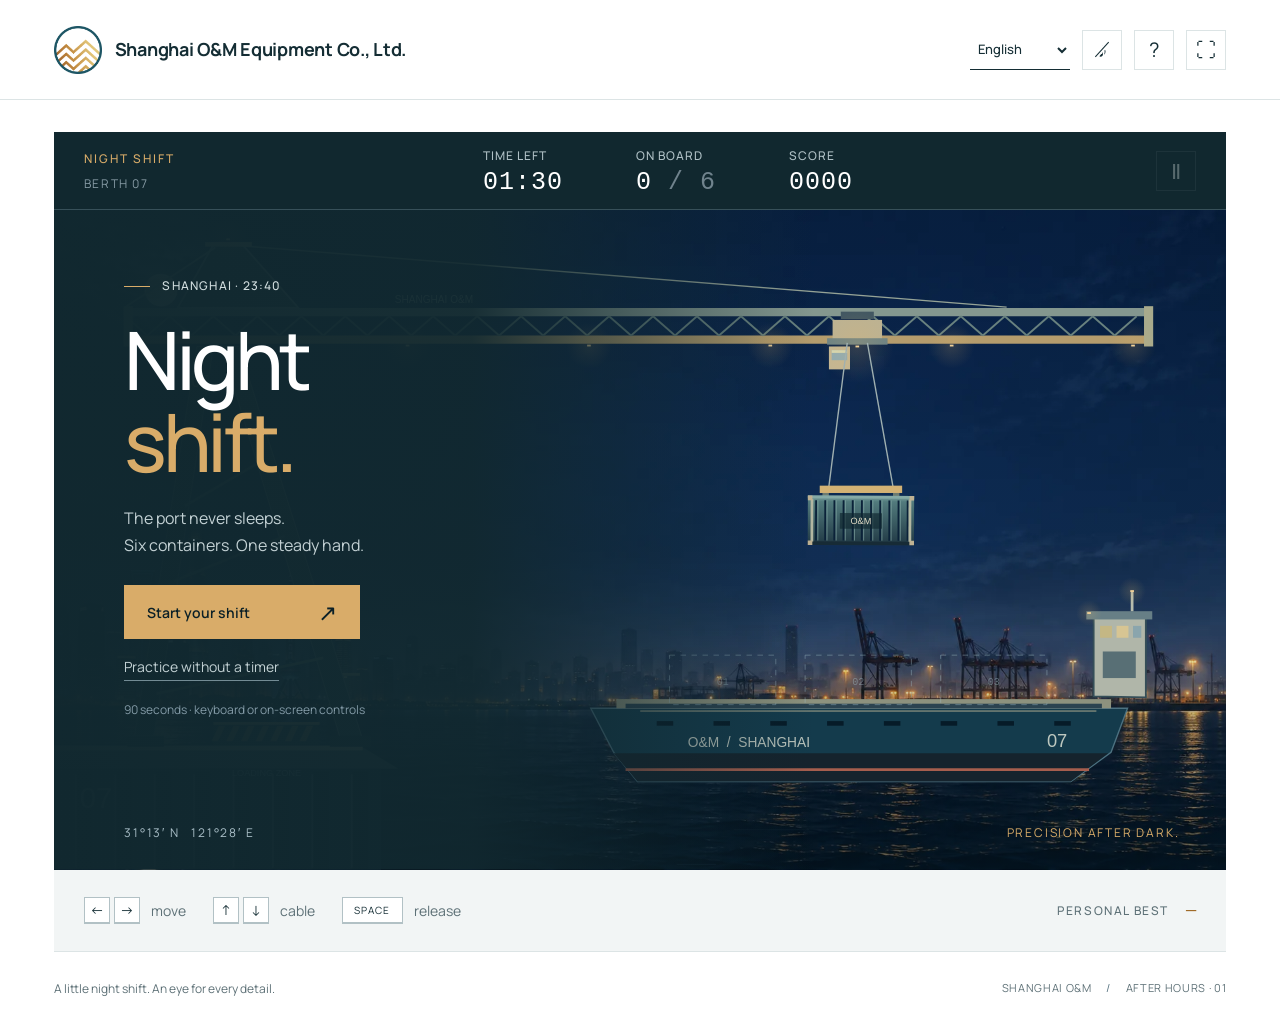
<file: night-shift/index.html>
<!doctype html>
<html lang="en">
<head>
  <meta charset="utf-8">
  <meta name="viewport" content="width=device-width, initial-scale=1, viewport-fit=cover">
  <meta name="robots" content="noindex, nofollow">
  <meta name="theme-color" content="#11282f">
  <meta name="description" content="Night Shift — an after-hours crane game from Shanghai O&M. Steady the load, place six containers and send your ship to sea.">
  <title>Night Shift — Shanghai O&M</title>
  <link rel="icon" type="image/png" href="../assets/favicon.png">
  <link rel="stylesheet" href="styles.css">
  <script defer src="game.js"></script>
</head>
<body>
  <main class="app" id="app">
    <header class="masthead">
      <a class="brand" href="../index.html" aria-label="Shanghai O&M — back to the website">
        <img class="brand-logo" src="../assets/favicon.png" width="48" height="48" alt="">
        <span class="brand-name">Shanghai O&amp;M Equipment Co., Ltd.</span>
      </a>
      <div class="header-actions">
        <select class="language-select" id="language" aria-label="Language" dir="ltr">
          <option value="en" lang="en" selected>English</option>
          <option value="ru" lang="ru">Русский</option>
          <option value="zh" lang="zh-Hans">中文</option>
          <option value="ar" lang="ar" dir="rtl">العربية</option>
        </select>
        <button class="icon-button" id="sound" aria-pressed="false" title="Enable sound" aria-label="Enable sound"><span id="soundIcon" aria-hidden="true">♪</span><span class="mute-line" id="muteLine"></span></button>
        <button class="icon-button" id="help" title="How to play" aria-label="How to play"><span aria-hidden="true">?</span></button>
        <button class="icon-button fullscreen" id="fullscreen" title="Full screen" aria-label="Full screen"><span aria-hidden="true">⛶</span></button>
      </div>
    </header>

    <section class="game-shell" aria-label="Night Shift" id="gameShell">
      <div class="hud" id="hud">
        <div class="hud-title"><span class="tiny-label">NIGHT SHIFT</span><span class="shift-label" data-i18n="berth">BERTH 07</span></div>
        <div class="metrics">
          <div class="metric"><span class="tiny-label" data-i18n="time">TIME LEFT</span><strong id="timeValue">01:30</strong></div>
          <div class="metric"><span class="tiny-label" data-i18n="loaded">ON BOARD</span><strong><span id="loadedValue">0</span><span class="muted"> / 6</span></strong></div>
          <div class="metric score-metric"><span class="tiny-label" data-i18n="score">SCORE</span><strong id="scoreValue">0000</strong></div>
        </div>
        <button id="pause" class="icon-button pause-button" title="Pause" aria-label="Pause" disabled><span aria-hidden="true">Ⅱ</span></button>
      </div>

      <div class="stage" id="stage">
        <canvas id="sea" width="1280" height="720" tabindex="0" aria-label="Game field. Arrow keys or WASD: crane and cable. Space: release load. P: pause.">This game requires a browser with Canvas 2D support.</canvas>
        <div class="start-panel" id="startPanel">
          <p class="eyebrow"><span></span> SHANGHAI · 23:40</p>
          <h1>Night<br><em>shift.</em></h1>
          <p class="intro" data-i18n="intro">The port never sleeps.<br>Six containers. One steady hand.</p>
          <div class="start-actions">
            <button class="primary-button" id="start"><span data-i18n="start">Start your shift</span><span aria-hidden="true">↗</span></button>
            <button class="practice-button" id="practice" data-i18n="practice">Practice without a timer</button>
          </div>
          <p class="start-note" data-i18n="startNote">90 seconds · keyboard or on-screen controls</p>
        </div>
        <div class="scene-caption" id="sceneCaption"><span>31°13′ N &nbsp; 121°28′ E</span><span data-i18n="tagline">PRECISION AFTER DARK.</span></div>
        <div class="play-hint" id="playHint" hidden><span class="hint-dot"></span><span id="hintText"></span></div>
        <div class="toast" id="toast" role="status" aria-live="polite"></div>

        <div class="overlay" id="pauseOverlay" hidden>
          <div class="dialog" role="dialog" aria-modal="true" aria-labelledby="pauseTitle">
            <p class="eyebrow" data-i18n="hold">CRANE ON STANDBY</p>
            <h2 id="pauseTitle" data-i18n="pauseTitle">The port can wait.</h2>
            <p data-i18n="pauseText">The clock is stopped. Carry on when you’re ready.</p>
            <button class="primary-button" id="resume"><span data-i18n="resume">Resume shift</span><span aria-hidden="true">↗</span></button>
            <button class="practice-button" id="restartPause" data-i18n="restart">Start over</button>
          </div>
        </div>

        <div class="overlay" id="helpOverlay" hidden>
          <div class="dialog help-dialog" role="dialog" aria-modal="true" aria-labelledby="helpTitle">
            <p class="eyebrow" data-i18n="briefing">YOUR 20-SECOND BRIEFING</p>
            <h2 id="helpTitle" data-i18n="helpTitle">Steady. Precise. On board.</h2>
            <ol class="help-steps">
              <li><span class="step-number">01</span><p data-i18n="help1">Move the load above an empty outlined bay. Use ← → or A / D to move the crane.</p></li>
              <li><span class="step-number">02</span><p data-i18n="help2">Let the swing settle. Lower the container close to the deck with ↓ / S. Raise it with ↑ / W.</p></li>
              <li><span class="step-number">03</span><p data-i18n="help3">Press Space to release. Low height and low speed earn more points. The next load is picked up automatically.</p></li>
            </ol>
            <div class="help-tip" data-i18n="helpTip">Fill the lower bays first. Each container can support one more. A green hint means it’s a good time to release.</div>
            <button class="primary-button" id="closeHelp"><span data-i18n="understood">Ready to go</span><span aria-hidden="true">↗</span></button>
          </div>
        </div>

        <div class="overlay" id="endOverlay" hidden>
          <div class="dialog result-dialog" role="dialog" aria-modal="true" aria-labelledby="endTitle">
            <p class="eyebrow" id="endEyebrow"></p>
            <h2 id="endTitle"></h2>
            <p id="endDescription"></p>
            <div class="result-score"><strong id="endScore">0</strong><span data-i18n="points">POINTS THIS SHIFT</span></div>
            <div class="result-details"><span id="endLoaded"></span><span id="endBest"></span></div>
            <div class="lesson"><span class="tiny-label" data-i18n="lessonTitle">TAKE THIS WITH YOU</span><p data-i18n="lesson">A longer cable gives the load a slower swing. Braking gently and early helps you place it more precisely.</p></div>
            <button class="primary-button" id="again"><span data-i18n="again">One more shift</span><span aria-hidden="true">↗</span></button>
            <button class="practice-button" id="home" data-i18n="home">Back to the port</button>
          </div>
        </div>
      </div>

      <div class="control-desk">
        <div class="keyboard-guide"><span><kbd>←</kbd><kbd>→</kbd> <span data-i18n="move">move</span></span><span><kbd>↑</kbd><kbd>↓</kbd> <span data-i18n="rope">cable</span></span><span><kbd class="space-key">SPACE</kbd> <span data-i18n="release">release</span></span></div>
        <div class="touch-controls" aria-label="Game controls">
          <button class="control-key" data-key="ArrowLeft" aria-label="Move crane left">←</button>
          <button class="control-key" data-key="ArrowRight" aria-label="Move crane right">→</button>
          <span class="control-divider"></span>
          <button class="control-key" data-key="ArrowUp" aria-label="Raise load">↑</button>
          <button class="control-key" data-key="ArrowDown" aria-label="Lower load">↓</button>
          <button class="control-key drop-key" id="drop" data-i18n="drop">RELEASE</button>
        </div>
        <div class="desk-note"><span class="tiny-label" data-i18n="best">PERSONAL BEST</span><strong id="bestValue">—</strong></div>
      </div>
    </section>
    <footer><span data-i18n="footer">A little night shift. An eye for every detail.</span><span>SHANGHAI O&M <span class="footer-separator">/</span> AFTER HOURS · 01</span></footer>
    <noscript><p class="noscript">Enable JavaScript in your browser to play.</p></noscript>
  </main>
</body>
</html>
</file>
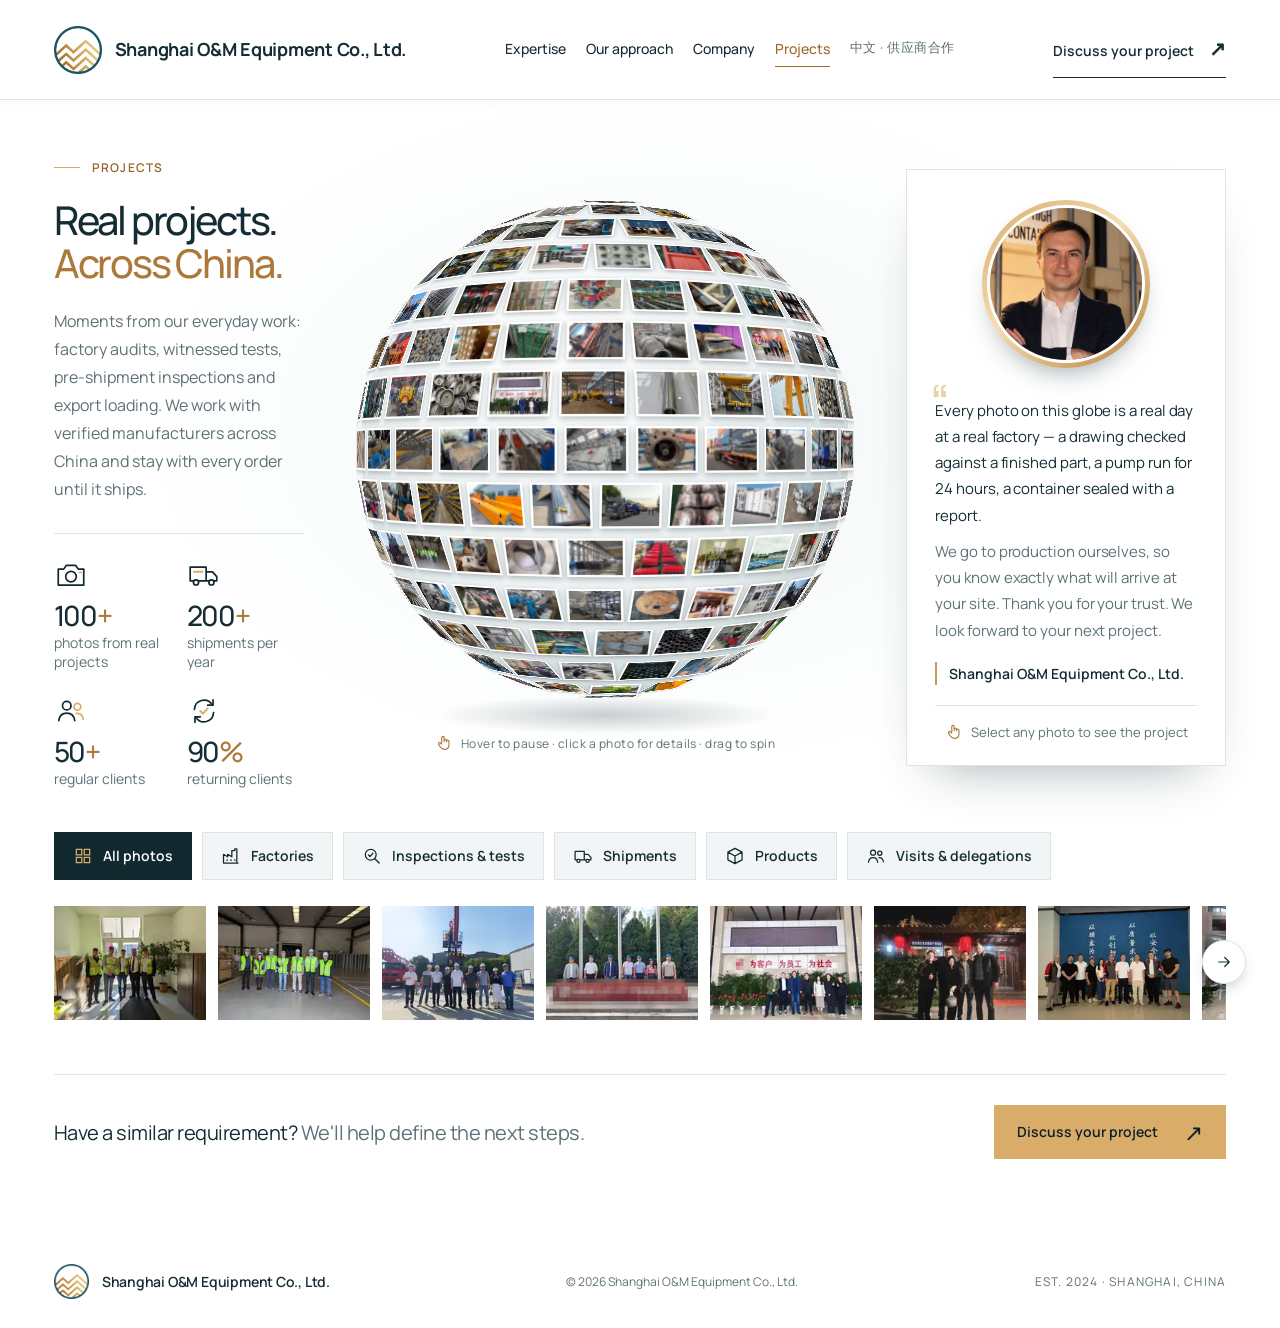
<file: projects/index.html>
<!DOCTYPE html>
<html lang="en"><head><meta charset="UTF-8"><meta name="viewport" content="width=device-width,initial-scale=1,viewport-fit=cover"><meta name="robots" content="noindex, nofollow"><title>Projects — Shanghai O&amp;M Equipment Co., Ltd.</title><meta name="description" content="Real projects across China: factory audits, witnessed tests, pre-shipment inspections, export shipments and client delegations by Shanghai O&M Equipment Co., Ltd."><link rel="icon" type="image/png" href="../assets/favicon.png"><link rel="preload" href="../assets/fonts/manrope-500.ttf" as="font" type="font/ttf" crossorigin><link rel="stylesheet" href="../styles.css"><link rel="stylesheet" href="../sections.css?v=2"><link rel="stylesheet" href="projects.css?v=7"><meta name="theme-color" content="#11282f"><meta property="og:type" content="website"><meta property="og:site_name" content="Shanghai O&M Equipment Co., Ltd."><meta property="og:title" content="Projects — Shanghai O&M Equipment Co., Ltd."><meta property="og:description" content="Real projects across China: factory audits, tests, inspections, shipments and delegations."><meta property="og:image" content="https://sha-onm.com/og.png"><meta name="twitter:card" content="summary_large_image"></head>
<body class="projects-page"><a class="skip" href="#main">Skip to content</a>
<svg width="0" height="0" style="position:absolute" aria-hidden="true" focusable="false">
<defs>
<symbol id="i-camera" viewBox="0 0 32 32"><path d="M4 10.5h5.2l2.3-3.5h9l2.3 3.5H28v15H4z" fill="none" stroke="currentColor" stroke-width="1.6" stroke-linejoin="round"/><circle cx="16" cy="17.5" r="5" fill="none" stroke="currentColor" stroke-width="1.6"/><path d="M24 13.5h1.5" stroke="var(--gold)" stroke-width="1.8" stroke-linecap="round"/></symbol>
<symbol id="i-truck" viewBox="0 0 32 32"><path d="M3 8.5h15v13H3zM18 13h6l4 4.5v4H18" fill="none" stroke="currentColor" stroke-width="1.6" stroke-linejoin="round"/><circle cx="8.5" cy="23" r="2.4" fill="#fff" stroke="currentColor" stroke-width="1.6"/><circle cx="23" cy="23" r="2.4" fill="#fff" stroke="currentColor" stroke-width="1.6"/><path d="M6.5 13h8" stroke="var(--gold)" stroke-width="1.8" stroke-linecap="round"/></symbol>
<symbol id="i-people" viewBox="0 0 32 32"><circle cx="12" cy="11" r="4" fill="none" stroke="currentColor" stroke-width="1.6"/><path d="M4.5 25c.6-4.6 3.6-7 7.5-7s6.9 2.4 7.5 7" fill="none" stroke="currentColor" stroke-width="1.6" stroke-linecap="round"/><circle cx="22" cy="12" r="3.2" fill="none" stroke="var(--gold)" stroke-width="1.6"/><path d="M21 18.2c3.6-.4 6 1.7 6.6 5.6" fill="none" stroke="var(--gold)" stroke-width="1.6" stroke-linecap="round"/></symbol>
<symbol id="i-repeat" viewBox="0 0 32 32"><path d="M7 14.5A9 9 0 0 1 23.6 10M25 17.5A9 9 0 0 1 8.4 22" fill="none" stroke="currentColor" stroke-width="1.6" stroke-linecap="round"/><path d="M24.5 5.5v5h-5M7.5 26.5v-5h5" fill="none" stroke="currentColor" stroke-width="1.6" stroke-linecap="round" stroke-linejoin="round"/><path d="m12.5 16 2.5 2.5 4.5-5" fill="none" stroke="var(--gold)" stroke-width="1.8" stroke-linecap="round" stroke-linejoin="round"/></symbol>
<symbol id="i-grid" viewBox="0 0 24 24"><path d="M4 4h6.5v6.5H4zM13.5 4H20v6.5h-6.5zM4 13.5h6.5V20H4zM13.5 13.5H20V20h-6.5z" fill="none" stroke="currentColor" stroke-width="1.5"/></symbol>
<symbol id="i-factory" viewBox="0 0 24 24"><path d="M3 20.5V10l5 3V10l5 3V5.5h3.5V3.5H19v17zM3 20.5h18" fill="none" stroke="currentColor" stroke-width="1.5" stroke-linejoin="round"/><path d="M6.5 17h2M11 17h2M15.5 17h2" stroke="currentColor" stroke-width="1.5"/></symbol>
<symbol id="i-inspect" viewBox="0 0 24 24"><circle cx="10.5" cy="10.5" r="6.5" fill="none" stroke="currentColor" stroke-width="1.5"/><path d="m15.4 15.4 5.1 5.1" stroke="currentColor" stroke-width="1.6" stroke-linecap="round"/><path d="m7.6 10.6 2 2 3.6-4" fill="none" stroke="currentColor" stroke-width="1.5" stroke-linecap="round" stroke-linejoin="round"/></symbol>
<symbol id="i-ship" viewBox="0 0 24 24"><path d="M2.5 6.5h11v10h-11zM13.5 10h4.5l3.5 3.6v2.9h-8" fill="none" stroke="currentColor" stroke-width="1.5" stroke-linejoin="round"/><circle cx="6.5" cy="17.8" r="1.9" fill="#fff" stroke="currentColor" stroke-width="1.5"/><circle cx="17.5" cy="17.8" r="1.9" fill="#fff" stroke="currentColor" stroke-width="1.5"/></symbol>
<symbol id="i-box" viewBox="0 0 24 24"><path d="m12 2.8 8.5 4.6v9.2L12 21.2l-8.5-4.6V7.4zM3.5 7.4 12 12l8.5-4.6M12 12v9.2" fill="none" stroke="currentColor" stroke-width="1.5" stroke-linejoin="round"/></symbol>
<symbol id="i-visit" viewBox="0 0 24 24"><circle cx="8.5" cy="8" r="3" fill="none" stroke="currentColor" stroke-width="1.5"/><path d="M3 19.5c.4-3.6 2.6-5.6 5.5-5.6s5.1 2 5.5 5.6" fill="none" stroke="currentColor" stroke-width="1.5" stroke-linecap="round"/><circle cx="16.5" cy="8.6" r="2.5" fill="none" stroke="currentColor" stroke-width="1.5"/><path d="M15.6 13.9c2.8-.2 4.8 1.6 5.3 5" fill="none" stroke="currentColor" stroke-width="1.5" stroke-linecap="round"/></symbol>
<symbol id="i-pin" viewBox="0 0 24 24"><path d="M12 21s-6.5-6.2-6.5-11.2a6.5 6.5 0 0 1 13 0C18.5 14.8 12 21 12 21z" fill="none" stroke="currentColor" stroke-width="1.5" stroke-linejoin="round"/><circle cx="12" cy="9.8" r="2.4" fill="none" stroke="currentColor" stroke-width="1.5"/></symbol>
<symbol id="i-check" viewBox="0 0 24 24"><path d="M8 4.5H5.5v16h13v-16H16" fill="none" stroke="currentColor" stroke-width="1.5" stroke-linejoin="round"/><path d="M8.5 3.5h7v3h-7z" fill="none" stroke="currentColor" stroke-width="1.5" stroke-linejoin="round"/><path d="m8.8 13.2 2.2 2.2 4.2-4.6" fill="none" stroke="currentColor" stroke-width="1.5" stroke-linecap="round" stroke-linejoin="round"/></symbol>
<symbol id="i-cal" viewBox="0 0 24 24"><path d="M4 6h16v14H4zM4 10h16M8 3.5V7M16 3.5V7" fill="none" stroke="currentColor" stroke-width="1.5" stroke-linejoin="round"/></symbol>
<symbol id="i-arrow" viewBox="0 0 24 24"><path d="M5 12h14M13 6l6 6-6 6" fill="none" stroke="currentColor" stroke-width="1.6" stroke-linecap="round" stroke-linejoin="round"/></symbol>
<symbol id="i-close" viewBox="0 0 24 24"><path d="m6 6 12 12M18 6 6 18" fill="none" stroke="currentColor" stroke-width="1.6" stroke-linecap="round"/></symbol>
<symbol id="i-hand" viewBox="0 0 24 24"><path d="M9 11.5V4.8a1.6 1.6 0 0 1 3.2 0v5.4m0-1.4a1.6 1.6 0 0 1 3.2 0v1.6m0-.6a1.6 1.6 0 0 1 3.2 0v4.4c0 3.6-2.4 6.3-6 6.3-2.6 0-4.1-1.1-5.4-3.1l-2.3-3.6a1.5 1.5 0 0 1 2.4-1.8L9 13.6" fill="none" stroke="currentColor" stroke-width="1.5" stroke-linecap="round" stroke-linejoin="round"/></symbol>
</defs></svg>
<header class="header"><a class="brand" href="../" aria-label="Shanghai O&M home"><img src="../assets/favicon.png" width="48" height="48" alt=""><span>Shanghai O&amp;M Equipment Co., Ltd.</span></a><nav aria-label="Main navigation"><a href="../#expertise">Expertise</a><a href="../#approach">Our approach</a><a href="../#about">Company</a><a href="./" aria-current="page">Projects</a><a href="../cn/" lang="zh">中文 · 供应商合作</a></nav><a class="header-cta" href="../#contact">Discuss your project <span aria-hidden="true">↗</span></a><button class="menu-toggle" aria-label="Open menu" aria-expanded="false" aria-controls="mobile-nav"><span></span><span></span></button><nav id="mobile-nav" class="mobile-nav" aria-label="Mobile navigation" hidden><a href="../#expertise">Expertise</a><a href="../#approach">Our approach</a><a href="../#about">Company</a><a href="./" aria-current="page">Projects</a><a href="../cn/" lang="zh">中文 · 供应商合作</a><a href="../#contact">Discuss your project</a></nav></header>
<main id="main">
<section class="pj-stage" aria-labelledby="pj-title">
  <div class="pj-intro">
    <p class="eyebrow section-label"><span class="short-line"></span> PROJECTS</p>
    <h1 id="pj-title">Real projects.<br><em>Across China.</em></h1>
    <p class="pj-lead">Moments from our everyday work: factory audits, witnessed tests, pre-shipment inspections and export loading. We work with verified manufacturers across China and stay with every order until it ships.</p>
  </div>
  <ul class="pj-stats" aria-label="Projects at a glance">
    <li><svg aria-hidden="true"><use href="#i-camera"/></svg><div><strong>100<b>+</b></strong><span>photos from real projects</span></div></li>
    <li><svg aria-hidden="true"><use href="#i-truck"/></svg><div><strong>200<b>+</b></strong><span>shipments per year</span></div></li>
    <li><svg aria-hidden="true"><use href="#i-people"/></svg><div><strong>50<b>+</b></strong><span>regular clients</span></div></li>
    <li><svg aria-hidden="true"><use href="#i-repeat"/></svg><div><strong>90<b>%</b></strong><span>returning clients</span></div></li>
  </ul>

  <div class="pj-globe-wrap">
    <div class="pj-globe" id="globe" aria-hidden="true"><div class="pj-sphere" id="sphere"></div></div>
    <p class="pj-globe-hint"><svg aria-hidden="true"><use href="#i-hand"/></svg><span class="hint-desktop">Hover to pause · click a photo for details · drag to spin</span><span class="hint-touch">Tap a photo for details · swipe to spin</span></p>
  </div>

  <aside class="pj-panel" aria-label="Project details">
    <article class="gm-note" id="gm-note">
      <div class="gm-photo"><img src="../assets/projects/tl.webp" width="360" height="360" alt="Team leader"></div>
            <blockquote><p>Every photo on this globe is a real day at a real factory — a drawing checked against a finished part, a pump run for 24 hours, a container sealed with a report.</p><p>We go to production ourselves, so you know exactly what will arrive at your site. Thank you for your trust. We look forward to your next project.</p></blockquote>
      <p class="gm-sign"><span>Shanghai O&amp;M Equipment Co., Ltd.</span></p>
      <p class="gm-hint"><svg aria-hidden="true"><use href="#i-hand"/></svg>Select any photo to see the project</p>
    </article>

    <article class="pj-card" id="pj-card" aria-live="polite" hidden>
      <div class="pj-card-media" id="card-media"><img id="card-img-bg" class="bg" alt="" aria-hidden="true"><img id="card-img" alt=""><button class="pj-close" type="button" id="card-close" aria-label="Close project card"><svg aria-hidden="true"><use href="#i-close"/></svg></button></div>
      <div class="pj-card-body">
        <p class="pj-card-cat" id="card-cat"></p>
        <h2 id="card-title"></h2>
        <p class="pj-card-meta"><time id="card-date"></time></p>
        <p class="pj-card-desc" id="card-desc"></p>
        <dl class="pj-card-facts">
          <div><dt><svg aria-hidden="true"><use href="#i-box"/></svg><span class="sr">Product</span></dt><dd id="card-product"></dd></div>
          <div><dt><svg aria-hidden="true"><use href="#i-check"/></svg><span class="sr">Scope</span></dt><dd id="card-stage"></dd></div>
        </dl>
        <div class="pj-card-nav"><button type="button" id="card-prev" aria-label="Previous project"><svg aria-hidden="true"><use href="#i-arrow"/></svg></button><span id="card-count"></span><button type="button" id="card-next" aria-label="Next project"><svg aria-hidden="true"><use href="#i-arrow"/></svg></button></div>
      </div>
    </article>
  </aside>
  <svg class="pj-link" id="pj-link" aria-hidden="true"><path id="pj-link-path"/><circle id="pj-link-dot" r="4"/></svg>
</section>

<section class="pj-browse" aria-label="Browse project photos">
  <div class="pj-filters" role="toolbar" aria-label="Filter photos by type" id="filters">
    <button type="button" data-filter="all" aria-pressed="true"><svg aria-hidden="true"><use href="#i-grid"/></svg>All photos</button>
    <button type="button" data-filter="factory" aria-pressed="false"><svg aria-hidden="true"><use href="#i-factory"/></svg>Factories</button>
    <button type="button" data-filter="inspection" aria-pressed="false"><svg aria-hidden="true"><use href="#i-inspect"/></svg>Inspections &amp; tests</button>
    <button type="button" data-filter="shipment" aria-pressed="false"><svg aria-hidden="true"><use href="#i-ship"/></svg>Shipments</button>
    <button type="button" data-filter="product" aria-pressed="false"><svg aria-hidden="true"><use href="#i-box"/></svg>Products</button>
    <button type="button" data-filter="visit" aria-pressed="false"><svg aria-hidden="true"><use href="#i-visit"/></svg>Visits &amp; delegations</button>
  </div>
  <div class="pj-strip-wrap">
    <button class="pj-strip-btn prev" type="button" id="strip-prev" aria-label="Scroll photos left"><svg aria-hidden="true"><use href="#i-arrow"/></svg></button>
    <ul class="pj-strip" id="strip" aria-label="Project photos, newest first"></ul>
    <button class="pj-strip-btn next" type="button" id="strip-next" aria-label="Scroll photos right"><svg aria-hidden="true"><use href="#i-arrow"/></svg></button>
  </div>
  <div class="pj-cta"><p>Have a similar requirement? <span>We'll help define the next steps.</span></p><a class="button button-gold" href="../#contact">Discuss your project <span aria-hidden="true">↗</span></a></div>
</section>
</main>
<div class="pj-backdrop" id="pj-backdrop" hidden></div>
<footer class="footer"><a class="brand" href="../" aria-label="Shanghai O&M home"><img src="../assets/favicon.png" width="35" height="35" alt=""><span>Shanghai O&amp;M Equipment Co., Ltd.</span></a><p>© <span id="year">2026</span> Shanghai O&amp;M Equipment Co., Ltd.</p><span>EST. 2024 · SHANGHAI, CHINA</span></footer>
<script src="data.js?v=7" defer></script><script src="projects.js?v=7" defer></script>
</body></html>
</file>
<file: styles.css>
:root{--navy:#11282f;--deep:#0b2027;--gold:#d9ac69;--ink:#142d34;--muted:#5e7177;--white:#fff;--pale:#f2f5f5;--line:#dce4e5;--max:1440px}*{box-sizing:border-box}html{scroll-behavior:smooth;scroll-padding-top:100px}body{margin:0;font-family:Arial,Helvetica,sans-serif;color:var(--ink);font-size:16px;line-height:1.6;background:#fff;-webkit-font-smoothing:antialiased}a{color:inherit;text-decoration:none}button{font:inherit}button,a{-webkit-tap-highlight-color:transparent}button:focus-visible,a:focus-visible,summary:focus-visible{outline:3px solid #b37e34;outline-offset:5px}img{max-width:100%;display:block}h1,h2,h3,p{margin:0}button{cursor:pointer}.skip{position:fixed;left:20px;top:-100px;padding:10px;background:#fff;z-index:100}.skip:focus{top:10px}.header{height:100px;display:flex;align-items:center;justify-content:space-between;padding:0 clamp(24px,4.2vw,80px);position:relative;z-index:50;background:#fff;border-bottom:1px solid var(--line);gap:24px}.brand{display:flex;align-items:center;gap:13px;flex-shrink:0}.brand>span{font-size:18px;font-weight:750;line-height:1.3;letter-spacing:.025em}.brand small{font-size:10px;letter-spacing:.24em;font-weight:500;display:block;margin-top:5px}.header nav{display:flex;gap:32px;font-size:14px;font-weight:500}.header nav a{transition:color .2s}.header nav a:hover{color:#9e6722}.header-cta{padding:12px 0;border-bottom:1px solid var(--ink);font-size:14px;font-weight:600}.header-cta span{margin-left:22px;font-size:20px}.menu-toggle{display:none}.hero{display:grid;grid-template-columns:1.04fr 1fr;background:var(--navy);color:white;min-height:660px;position:relative}.hero-copy{padding:58px 5vw 39px max(4.2vw,24px);z-index:2}.eyebrow{display:flex;align-items:center;gap:12px;letter-spacing:.13em;font-size:12px;font-weight:600}.short-line{width:26px;height:1px;background:var(--gold);display:inline-block}.hero .eyebrow{color:#d2dedf;margin-bottom:31px}h1{font-size:clamp(43px,4.9vw,76px);font-weight:500;line-height:1.06;letter-spacing:-.055em}h1 em{font-style:normal;color:var(--gold)}.hero-description{font-size:16px;line-height:1.7;color:#c3d1d4;max-width:450px;margin-top:26px}.button{display:inline-flex;gap:26px;align-items:center;justify-content:space-between;font-size:14px;font-weight:600;min-height:54px;padding:13px 23px;transition:background .2s,transform .2s;border:0}.button:hover{transform:translateY(-2px)}.button span{font-size:23px;font-weight:400;line-height:1}.button-gold{background:var(--gold);color:var(--deep)}.button-gold:hover{background:#ebc48d}.hero .button{margin-top:28px}.hero-foot{display:flex;align-items:center;gap:13px;margin-top:40px;font-size:10px;letter-spacing:.13em;color:#9cafb4}.hero-foot i{height:3px;width:3px;background:var(--gold)}.hero-visual{position:relative;min-height:600px;overflow:hidden;background:#294550}.hero-visual:after{content:"";position:absolute;inset:0;background:linear-gradient(180deg,rgba(5,20,27,.38),transparent 35%,rgba(5,20,27,.6))}.visual-top,.visual-caption{position:absolute;left:36px;right:36px;z-index:2;display:flex;justify-content:space-between}.visual-top{top:29px;color:#dbe5e7;font-size:10px;letter-spacing:.11em}.visual-caption{bottom:32px;font-size:21px;line-height:1.35;font-weight:500;letter-spacing:.04em}.coordinate{font-family:monospace;font-size:12px;line-height:1.65;text-align:right;color:#c3d1d4}.proof{display:grid;grid-template-columns:1.1fr .8fr 1fr .85fr 1.15fr;padding:33px 4.2vw 36px;border-bottom:1px solid var(--line);gap:20px;align-items:center}.proof>div:not(:first-child){border-left:1px solid var(--line);padding-left:32px}.proof-intro{font-size:16px;color:var(--muted);line-height:1.65}.proof-intro strong{color:var(--ink);font-weight:500}.metric{font-size:46px;font-weight:500;line-height:1.2;letter-spacing:-.055em}.metric span{color:#ac793a}.proof p{font-size:13px;color:var(--muted)}.proof-location>span{font-size:10px;letter-spacing:.15em;color:var(--muted)}.proof-location>strong{display:block;font-size:25px;font-weight:500;margin:0 0 4px}.proof-location p{font-size:12px;line-height:1.5}.header .mobile-nav[hidden]{display:none}@media(min-width:1800px){.hero-copy{padding-top:85px;padding-bottom:55px}.hero{min-height:760px}}@media(max-width:1000px){.header nav{gap:18px}.header-cta{display:none}.hero-copy{padding-right:28px}h1{font-size:48px}.proof{grid-template-columns:1fr 1fr 1fr 1fr}.proof-intro{display:none}.proof>div:not(:first-child){padding-left:22px}.proof>div:nth-child(2){border:0;padding-left:0}}@media(max-width:720px){html{scroll-padding-top:20px}.header{height:80px;padding:0 22px}.brand img{width:39px;height:39px}.brand>span{font-size:16px}.brand small{font-size:9px}.header>nav:not(.mobile-nav){display:none}.menu-toggle{display:flex;flex-direction:column;justify-content:center;gap:6px;width:44px;height:44px;background:none;border:1px solid var(--line);padding:10px}.menu-toggle span{height:1px;background:var(--ink);width:22px}.header .mobile-nav{position:absolute;left:0;right:0;top:80px;display:flex;flex-direction:column;gap:0;background:white;box-shadow:0 12px 20px #0002;padding:12px 22px 20px}.mobile-nav a{padding:12px 0}.hero{grid-template-columns:1fr}.hero-copy{padding:38px 24px 28px}.hero .eyebrow{margin-bottom:24px;font-size:11px}h1{font-size:clamp(42px,10vw,65px)}.hero-description{margin-top:24px;font-size:16px}.hero-foot{margin-top:30px;font-size:9px;gap:10px}.hero-visual{min-height:345px}.visual-top{top:23px;left:24px;right:24px;font-size:9px}.visual-caption{left:24px;right:24px;bottom:23px;font-size:17px}.proof{grid-template-columns:1fr 1fr;padding:24px;gap:23px}.proof>div:not(:first-child){padding-left:24px}.proof>div:nth-child(2),.proof>div:nth-child(4){padding-left:0;border:0}.metric{font-size:40px}.proof-location>strong{font-size:23px}}@media(prefers-reduced-motion:reduce){html{scroll-behavior:auto}*,*:before,*:after{animation:none!important;transition:none!important}}
@font-face{font-family:Manrope;src:url('assets/fonts/manrope-400.ttf') format('truetype');font-style:normal;font-weight:400;font-display:swap}@font-face{font-family:Manrope;src:url('assets/fonts/manrope-500.ttf') format('truetype');font-style:normal;font-weight:500;font-display:swap}@font-face{font-family:Manrope;src:url('assets/fonts/manrope-600.ttf') format('truetype');font-style:normal;font-weight:600;font-display:swap}@font-face{font-family:Manrope;src:url('assets/fonts/manrope-700.ttf') format('truetype');font-style:normal;font-weight:700;font-display:swap}
</file>
<file: sections.css>
body{font-family:Manrope,Arial,Helvetica,sans-serif}.hero-image{position:absolute;inset:0;height:100%;width:100%;object-fit:cover;object-position:59% center}.hero-visual:before{content:"";z-index:1;position:absolute;inset:0;background:linear-gradient(90deg,rgba(17,40,47,.14),transparent 25%)}.hero-visual:after{z-index:1}.hero h1{font-size:clamp(43px,4.55vw,73px);line-height:1.12;letter-spacing:-.055em}.hero-description{font-size:16px}.hero{min-height:650px}.hero-copy{padding-top:54px;padding-bottom:37px}.hero .eyebrow{margin-bottom:29px}.hero-foot{margin-top:38px}.hero .button{margin-top:27px}.section-pad{padding:90px 4.2vw}.section-label{color:#926427;margin-bottom:24px;letter-spacing:.14em;font-size:12px}h2{font-size:clamp(35px,3.6vw,54px);font-weight:500;letter-spacing:-.047em;line-height:1.16}h2 span{color:var(--muted)}.section-heading{display:flex;align-items:flex-end;justify-content:space-between;gap:40px;margin-bottom:42px}.section-heading>p{max-width:385px;font-size:16px;color:var(--muted);margin-bottom:5px;line-height:1.75}.expertise-grid{display:grid;grid-template-columns:1fr 1.2fr;gap:50px;align-items:stretch}.component-visual{margin:0;position:relative;min-height:560px;background:var(--navy);overflow:hidden}.component-visual img{width:100%;height:100%;position:absolute;object-fit:cover;object-position:39% center;transition:transform .8s,opacity .16s ease}
.component-visual img.is-fading{opacity:0}.component-visual:hover img{transform:scale(1.025)}.component-visual:after{content:"";position:absolute;inset:0;background:linear-gradient(180deg,transparent 40%,rgba(4,20,26,.87))}.component-visual figcaption{position:absolute;bottom:34px;left:34px;right:24px;z-index:2;color:#fff}.component-visual figcaption>span{font-size:11px;letter-spacing:.13em;color:#d9c39f}.component-visual figcaption p{font-size:30px;line-height:1.3;letter-spacing:-.025em;margin-top:14px}.category{border-bottom:1px solid var(--line)}.category:first-child{border-top:1px solid var(--line)}.category summary{display:flex;align-items:center;gap:20px;padding:25px 0;list-style:none;cursor:pointer}.category summary::-webkit-details-marker{display:none}.category h3{font-size:19px;font-weight:500;line-height:1.4;flex:1}.expand{width:25px;height:25px;position:relative;flex-shrink:0}.expand:before,.expand:after{content:"";width:12px;height:1px;background:var(--ink);position:absolute;left:6px;top:12px}.expand:after{transform:rotate(90deg)}.category[open] .expand:after{display:none}.category[open] h3{color:#946329}.category[open] summary{padding-bottom:15px}.category-body{padding:0 34px 27px 35px}.category-body p{font-size:15px;color:var(--muted);line-height:1.8;max-width:480px}.text-link{font-size:14px;font-weight:600;display:inline-flex;gap:20px;align-items:center;padding:5px 0;border-bottom:1px solid #aababe;line-height:1.5}.text-link:hover{color:#966726;border-color:#966726}.text-link span{font-size:20px}.category-body .text-link{margin-top:15px;font-size:13px}.expertise-note{display:flex;justify-content:space-between;align-items:center;margin-top:35px;gap:22px;color:var(--muted);font-size:15px}.expertise-note .text-link{color:var(--ink)}.approach{background:var(--pale);border-top:1px solid var(--line);border-bottom:1px solid var(--line)}.approach .section-heading{margin-bottom:52px}.steps{display:grid;grid-template-columns:repeat(4,1fr);gap:33px}.step-top{display:flex;align-items:center;gap:17px;margin-bottom:26px}.step-top>span:first-child{font-size:16px;color:#99703d;font-family:monospace}.step-line{height:1px;flex:1;background:#cbd7da}.step h3{font-size:22px;letter-spacing:-.035em;font-weight:500;margin-bottom:16px;line-height:1.3}.step p{font-size:15px;color:var(--muted);line-height:1.8}.step-result{display:block;margin-top:24px;font-size:12px;font-weight:600;border-left:2px solid #c79a5e;padding-left:11px;line-height:1.4}.company-main{display:grid;grid-template-columns:1.05fr 1fr;gap:8vw}.company h2{font-size:clamp(32px,3.4vw,50px)}.company-copy p{font-size:15px;color:var(--muted);line-height:1.85;margin-top:19px}.company-copy p.lead{font-size:22px;line-height:1.6;color:var(--ink);margin-top:0;letter-spacing:-.025em}.values{display:grid;grid-template-columns:repeat(3,1fr);gap:45px;margin-top:57px;padding-top:38px;border-top:1px solid var(--line)}.value-mark{font-size:12px;font-family:monospace;color:#a77a3c}.values h3{font-size:20px;font-weight:500;margin:15px 0 12px;line-height:1.4}.values p{font-size:15px;color:var(--muted);line-height:1.8;max-width:350px}.languages{margin-top:64px;border-top:1px solid var(--line);border-bottom:1px solid var(--line);padding:31px 0;display:flex;gap:40px;justify-content:space-between;align-items:center}.languages .eyebrow{font-size:10px;color:var(--muted);letter-spacing:.13em}.languages>div>p{font-size:19px;line-height:1.5;margin-top:8px;letter-spacing:-.025em}.languages ul{list-style:none;display:grid;grid-template-columns:repeat(5,1fr);gap:30px;margin:0;padding:0;width:64%}.languages li{text-align:center;font-size:12px;color:var(--muted)}.languages li>span{display:block;color:var(--ink);font-size:25px;font-weight:500;margin-bottom:5px;line-height:1.5}.languages li>span[lang=zh]{font-size:23px;line-height:1.65}.contact{background:var(--navy);color:#fff;padding-top:73px;padding-bottom:24px;position:relative}.contact h2{font-size:clamp(35px,3.8vw,57px)}.contact h2 span{color:var(--gold)}.contact-top{display:grid;grid-template-columns:1.15fr 1fr;gap:6vw}.contact .section-label{color:var(--gold)}.contact-intro{font-size:16px;color:#b9cbd0;margin-top:25px;max-width:370px}.contact .button{margin-top:27px}.contact-hint{font-size:12px;line-height:1.8;color:#9cafb4;margin-top:20px}.contact-details{padding-top:3px}.contact-label{font-size:11px;letter-spacing:.14em;color:#9fb3b8;display:block;margin-bottom:17px}.email-block{padding:0 0 29px;border-bottom:1px solid #ffffff25}.email-address{font-size:clamp(22px,2.55vw,37px);letter-spacing:-.035em;display:flex;justify-content:space-between;align-items:center;gap:14px;line-height:1.4}.email-address:hover{color:var(--gold)}.email-address>span{font-size:30px;color:var(--gold)}.copy-row{display:flex;align-items:center;gap:16px;margin-top:15px;min-height:35px}.copy-email{background:none;border:0;color:#bacbd0;font-size:12px;display:inline-flex;gap:9px;align-items:center;padding:6px 0;min-height:35px}.copy-email:hover{color:#fff}#copy-status{font-size:12px;color:#eac48a;line-height:1.4}.contact-bottom{display:grid;grid-template-columns:1fr 1fr;gap:25px;padding-top:29px}.contact-bottom .contact-label{margin-bottom:12px}.phone{font-size:17px;white-space:nowrap}.phone:hover{color:var(--gold)}.contact-bottom p{font-size:13px;color:#9fb3b8;margin-top:5px}.contact-bottom address{font-style:normal;font-size:14px;line-height:1.9;color:#d1dee1}.company-legal{font-size:12px;line-height:1.9;color:#9fb3b8;margin-top:32px}.company-legal span{letter-spacing:.06em}.contact-line{margin-top:68px;padding-top:24px;border-top:1px solid #ffffff25;display:flex;justify-content:space-between;gap:24px;align-items:center}.contact-line>span{font-size:10px;letter-spacing:.14em;color:#90a7ae}.contact-line>a{font-size:12px;color:#c6d3d7}.contact-line>a>span{margin-left:15px}.footer{padding:29px 4.2vw;display:flex;align-items:center;justify-content:space-between;gap:20px}.footer .brand>span{font-size:13px}.footer .brand small{font-size:8px;letter-spacing:.2em}.footer p{font-size:11px;color:var(--muted)}.footer>span{font-size:9px;letter-spacing:.1em;color:var(--muted)}.header .brand small{font-size:10px}.header .brand>span{font-weight:700}.header nav a{position:relative}.header nav a:after{position:absolute;content:"";bottom:-6px;left:0;right:0;transform:scaleX(0);transform-origin:left;height:1px;background:var(--ink);transition:transform .2s}.header nav a:hover:after{transform:scaleX(1)}
@media(min-width:1800px){.section-pad{padding-left:max(4.2vw,calc((100vw - 1640px)/2));padding-right:max(4.2vw,calc((100vw - 1640px)/2))}.hero-copy{padding-top:74px}.hero{min-height:740px}.hero-description{font-size:18px}.hero-foot{margin-top:50px}.hero h1{font-size:80px}.hero .button{margin-top:34px}}
@media(max-width:1100px){.hero h1{font-size:clamp(41px,4.7vw,55px)}.hero-copy{padding-top:43px}.hero-description{font-size:15px}.hero .eyebrow{font-size:10px;letter-spacing:.11em}.hero-foot{font-size:9px;gap:10px}.expertise-grid{gap:32px;grid-template-columns:.85fr 1.2fr}.category h3{font-size:17px}.category summary{gap:15px}.category-body{padding-left:29px}.category-body p{font-size:14px}.contact-top{gap:4vw}.company-main{gap:5vw}.steps{gap:25px}.step h3{font-size:20px}.languages ul{gap:20px}.footer>span{display:none}.contact-bottom{grid-template-columns:1fr;gap:26px}.component-visual figcaption{left:25px}.component-visual figcaption p{font-size:27px}.section-heading>p{max-width:330px}.section-pad{padding-top:70px;padding-bottom:70px}.contact{padding-bottom:24px}.contact-line{margin-top:46px}}
@media(max-width:720px){.hero{min-height:0}.hero-copy{padding-top:36px;padding-bottom:29px}.hero h1{font-size:clamp(41px,10.8vw,64px)}.hero .eyebrow{font-size:10px;margin-bottom:22px}.hero-description{font-size:15px;margin-top:23px;line-height:1.75}.hero-foot{margin-top:29px;font-size:9px}.hero .button{margin-top:27px}.hero-visual{min-height:320px}.hero-image{object-position:center 61%}.visual-top{font-size:9px}.visual-caption{font-size:18px}.hero-visual:after{background:linear-gradient(180deg,#061c2740,transparent 35%,#061c27aa)}.section-pad{padding:53px 24px}.section-label{font-size:10px;margin-bottom:19px}.section-heading{display:block;margin-bottom:29px}.section-heading>p{margin-top:22px;max-width:470px;font-size:15px}.section-heading h2{font-size:37px}.expertise-grid{display:flex;flex-direction:column;gap:28px}.component-visual{min-height:310px}.component-visual img{object-position:center 46%}.component-visual figcaption{bottom:23px;left:24px}.component-visual figcaption>span{font-size:9px}.component-visual figcaption p{font-size:27px;margin-top:11px}.category summary{padding:22px 0;gap:15px}.category h3{font-size:17px}.category-body{padding-left:29px;padding-right:12px}.category-body p{font-size:15px}.category-body .text-link{font-size:13px}.expertise-note{display:block;margin-top:26px;font-size:14px}.expertise-note .text-link{margin-top:12px}.approach .section-heading{margin-bottom:29px}.steps{grid-template-columns:1fr;gap:30px}.step-top{margin-bottom:14px}.step h3{font-size:23px;margin-bottom:10px}.step p{font-size:15px}.step-result{margin-top:15px;font-size:12px}.company-main{grid-template-columns:1fr;gap:25px}.company h2{font-size:35px}.company-copy p.lead{font-size:20px}.company-copy p{font-size:15px;margin-top:17px}.values{grid-template-columns:1fr;gap:27px;margin-top:31px;padding-top:27px}.values article{display:grid;grid-template-columns:26px 1fr;column-gap:15px}.value-mark{grid-column:1;grid-row:1;line-height:28px}.values h3{grid-column:2;grid-row:1;margin:0 0 9px;font-size:20px}.values p{grid-column:2;font-size:15px;max-width:100%}.languages{margin-top:32px;display:block;padding:27px 0}.languages>div>p{font-size:20px}.languages ul{width:100%;margin-top:23px;gap:9px}.languages li{font-size:11px}.languages li>span{font-size:22px}.languages li>span[lang=zh]{font-size:20px}.contact-top{grid-template-columns:1fr;gap:42px}.contact h2{font-size:37px}.contact-intro{font-size:15px}.contact-hint{font-size:12px}.contact-details{padding:0}.email-address{font-size:clamp(24px,6.5vw,33px)}.contact-bottom{grid-template-columns:1fr 1fr;gap:20px}.phone{font-size:14px}.contact-bottom address{font-size:12px}.contact-label{font-size:10px}.company-legal{margin-top:25px}.contact-line{margin-top:39px;align-items:flex-start}.contact-line>span{font-size:9px;line-height:1.8;max-width:185px}.contact-line>a{font-size:12px;white-space:nowrap}.contact{padding-bottom:24px}.footer{padding:24px;display:block}.footer p{margin-top:20px;font-size:10px}.footer .brand>span{font-size:13px}.footer .brand small{font-size:9px}.copy-email{min-height:44px}.category summary{min-height:60px}.proof p{font-size:12px}.proof-location p{font-size:12px}}
@media(max-width:360px){.hero h1{font-size:39px}.hero-copy,.section-pad{padding-left:20px;padding-right:20px}.hero-foot{font-size:8px}.contact h2{font-size:32px}.contact-bottom{grid-template-columns:1fr}.section-heading h2{font-size:33px}.company h2{font-size:32px}.header{padding:0 17px}.brand>span{font-size:14px}.brand{gap:9px}.proof{padding:23px 20px}.languages ul{gap:4px}}
@media(prefers-reduced-motion:reduce){*{scroll-behavior:auto!important;transition:none!important}}
.hero-description,.category-body p,.section-heading>p,.step p,.company-copy p,.values p,.contact-intro,.expertise-note{font-size:1rem}.category-body .text-link,.step-result,.languages li,.copy-email,.contact-line>a,.contact-bottom address{font-size:.875rem}.eyebrow,.hero .eyebrow,.section-label,.hero-foot,.visual-top,.component-visual figcaption>span,.languages .eyebrow,.contact-label,.contact-line>span,.proof-location>span,.footer p,.footer>span,.contact-hint,.company-legal,.copy-row #copy-status{font-size:.75rem}.hero-foot{letter-spacing:.08em;gap:10px}.hero .eyebrow{letter-spacing:.1em}.visual-top{letter-spacing:.06em}.header .brand small,.footer .brand small{font-size:.75rem;letter-spacing:.1em}.languages li{font-size:.75rem}.footer .brand>span{font-size:14px}.contact-bottom address{line-height:1.8}.proof p{font-size:.875rem}.proof-location p{font-size:.75rem}.footer{flex-wrap:wrap}.contact-line>span{letter-spacing:.08em}.section-label{letter-spacing:.1em}@media(max-width:720px){.hero .eyebrow{font-size:.75rem;letter-spacing:.06em}.hero-foot{font-size:.75rem;letter-spacing:.025em;gap:8px}.visual-top{font-size:.75rem;letter-spacing:0}.contact-bottom{grid-template-columns:1fr}.contact-bottom address{font-size:.875rem}.phone{font-size:1rem}.contact-line>span{font-size:.75rem;max-width:210px;letter-spacing:.04em}.contact-line>a{font-size:.875rem}.brand>span{font-size:15px}.header .brand small{font-size:10px;letter-spacing:.12em}.footer .brand small{font-size:.75rem}.component-visual figcaption>span{letter-spacing:.07em}.hero-description{line-height:1.7}}
/* Single-line company identity, persistent navigation and updated company figures. */
.header{position:sticky;top:0;z-index:100;box-shadow:0 2px 12px #11282f08}
.header .brand>span{white-space:nowrap;font-size:1.125rem;letter-spacing:-.015em;text-transform:none;font-weight:700}
.footer .brand>span{white-space:nowrap;font-size:.875rem;letter-spacing:-.015em;font-weight:600}
.proof{grid-template-columns:repeat(6,minmax(0,1fr));gap:0;padding-top:35px;padding-bottom:35px}
.proof>div,.proof>div:not(:first-child){display:block;padding-left:28px;border-left:1px solid var(--line)}
.proof>div:first-child{padding-left:0;border-left:0}
.proof .metric{font-size:clamp(2.2rem,3.4vw,3.25rem);white-space:nowrap}
.proof p{font-size:.875rem;margin-top:4px}
.component-visual img{object-position:center 44%}
.company .section-label{line-height:1.6}
@media(max-width:1100px){.header>nav:not(.mobile-nav),.header-cta{display:none}.menu-toggle{display:flex;flex-direction:column;justify-content:center;gap:6px;width:44px;height:44px;flex-shrink:0;background:none;border:1px solid var(--line);padding:10px}.menu-toggle span{height:1px;background:var(--ink);width:22px}.header .mobile-nav{position:absolute;left:0;right:0;top:100%;display:flex;flex-direction:column;gap:0;background:white;box-shadow:0 12px 20px #0002;padding:12px 4.2vw 20px;max-height:calc(100dvh - 100px);overflow-y:auto}.mobile-nav a{padding:12px 0}.header .mobile-nav[hidden]{display:none}.proof>div,.proof>div:not(:first-child){padding-left:20px}.proof>div:first-child{padding-left:0}}
@media(max-width:720px){html{scroll-padding-top:96px}.header{height:80px;padding:0 16px;gap:10px}.header .brand{gap:8px}.header .brand img{width:30px;height:30px;flex-shrink:0}.header .brand>span{font-size:.875rem;letter-spacing:-.025em;text-transform:none}.menu-toggle{width:40px;height:40px;padding:8px}.header .mobile-nav{top:100%;padding-left:24px;padding-right:24px;max-height:calc(100dvh - 80px)}.proof{grid-template-columns:repeat(2,minmax(0,1fr));row-gap:25px;padding:28px 24px}.proof>div,.proof>div:not(:first-child){padding-left:24px;border-left:1px solid var(--line)}.proof>div:nth-child(odd){padding-left:0;border-left:0}.proof .metric{font-size:2.5rem}.component-visual{min-height:420px}.component-visual img{object-position:center 44%}.footer .brand{gap:9px}.footer .brand img{width:28px;height:28px}.footer .brand>span{font-size:clamp(.75rem,3.4vw,.875rem);letter-spacing:-.02em}.company .section-label{letter-spacing:.08em}}
@media(max-width:390px){.header{padding:0 12px;gap:8px}.header .brand{gap:6px}.header .brand>span{font-size:.8125rem}.header .brand img{width:28px;height:28px}}
@media(max-width:350px){.header .brand>span{font-size:.75rem;letter-spacing:-.025em}.header .brand img{width:24px;height:24px}.menu-toggle{width:36px;height:40px;padding:6px}.header .brand{gap:5px}.proof{padding-left:20px;padding-right:20px}.proof>div:not(:first-child){padding-left:20px}.proof>div:nth-child(odd){padding-left:0}}

.component-visual img{object-position:center center}.component-visual figcaption{top:30px;bottom:auto}.component-visual:after{background:linear-gradient(180deg,rgba(4,20,26,.78),transparent 48%)}
@media(max-width:720px){.component-visual figcaption{top:24px;bottom:auto}}

@media(min-width:721px) and (max-width:1100px){.proof{grid-template-columns:repeat(3,minmax(0,1fr));row-gap:25px}.proof>div:nth-child(3n + 1){padding-left:0;border-left:0}.proof>div:nth-child(n + 4){border-top:1px solid var(--line);padding-top:22px}}
/* A silent, on-view film in the company section. */
.company .company-main{grid-template-columns:1fr 1.05fr;gap:6vw;align-items:center}
.company-visual{position:relative;isolation:isolate;margin:0;min-height:560px;background:var(--deep);overflow:hidden}
.office-video{position:absolute;inset:0;display:block;width:100%;height:100%;object-fit:cover;object-position:center}
.company-visual:after{content:"";position:absolute;inset:0;z-index:1;pointer-events:none;background:linear-gradient(180deg,rgba(5,20,26,.1),transparent 35%,rgba(5,20,26,.85))}
.company-visual figcaption{position:absolute;left:32px;right:24px;bottom:34px;z-index:2;pointer-events:none}
.company .company-visual h2{color:#fff;font-size:clamp(1.8rem,2.6vw,2.5rem);line-height:1.22;letter-spacing:-.04em}
.company .company-visual h2 span{color:var(--gold)}
.video-toggle{position:absolute;right:20px;top:20px;z-index:3;display:inline-flex;align-items:center;gap:9px;min-height:44px;padding:10px 14px;color:#fff;background:rgba(9,30,38,.84);border:1px solid #ffffff66;font-size:.875rem;line-height:1.3;cursor:pointer}
.video-toggle[hidden]{display:none}.video-toggle:hover{background:var(--navy)}.video-toggle:disabled{cursor:default}.video-toggle-icon{min-width:14px;text-align:center;font-size:1rem}
@media(max-width:1100px){.company .company-main{gap:4vw}.company-visual{min-height:520px}.company-visual figcaption{left:25px;bottom:28px}}
@media(max-width:720px){.company .company-main{grid-template-columns:1fr;gap:28px}.company-visual{min-height:420px}.company-visual figcaption{left:24px;right:22px;bottom:27px}.company .company-visual h2{font-size:clamp(1.6rem,6.8vw,2rem)}.video-toggle{right:16px;top:16px}}
.company .company-main{grid-template-columns:minmax(0,.85fr) minmax(0,1.15fr)}.company-visual{width:100%;max-width:380px;aspect-ratio:9 / 16;min-height:0;justify-self:center}.office-video{object-fit:contain}.company-copy{max-width:650px}.company .company-visual h2{font-size:clamp(1.6rem,2.2vw,2rem)}
@media(max-width:1100px){.company-visual{min-height:0}}
@media(max-width:720px){.company .company-main{grid-template-columns:1fr}.company-visual{min-height:0;max-width:380px}.company .company-visual h2{font-size:clamp(1.6rem,6.8vw,2rem)}}

.proof .metric-currency{font-size:1rem;letter-spacing:0;margin-right:.4em}

.after-hours{background:var(--pale);border-top:1px solid var(--line);display:flex;gap:40px;align-items:center;justify-content:space-between;flex-wrap:wrap;padding-top:54px;padding-bottom:54px}
.after-hours-text{max-width:620px}
.after-hours h2{font-size:34px;line-height:1.15;letter-spacing:-.025em;margin:0 0 12px}
.after-hours-text p{color:var(--muted);font-size:14.5px;line-height:1.6;margin:0}
.after-hours-cta{flex:none}
@media(max-width:760px){.after-hours{gap:26px;padding-top:44px;padding-bottom:44px}.after-hours h2{font-size:28px}.after-hours-cta{width:100%;justify-content:center}}

/* Five-item navigation: keep links on one line on narrower desktops. */
.header nav a{white-space:nowrap}
@media(max-width:1280px){.header nav{gap:20px}.header-cta span{margin-left:12px}}

/* Six working languages and the Chinese supplier link in the navigation. */
.languages ul{grid-template-columns:repeat(6,1fr)}
.header nav a[lang=zh]{font-size:12.5px;letter-spacing:.04em;color:var(--muted)}
.header nav a[lang=zh]:hover{color:#9e6722}
.mobile-nav a[lang=zh]{font-size:14px}
@media(max-width:720px){.languages ul{grid-template-columns:repeat(3,1fr);row-gap:18px}}
</file>
<file: cn/cn.css>
/* 供应商合作 — Chinese page for manufacturers and suppliers. Builds on styles.css + sections.css, in the visual language of the Projects page. */
.cn-page{font-family:Manrope,"PingFang SC","Hiragino Sans GB","Microsoft YaHei","Noto Sans SC","Noto Sans CJK SC","Source Han Sans SC",Arial,sans-serif;background:#fff}
.cn-page h1,.cn-page h2,.cn-page h3{letter-spacing:.01em}
.cn-page .eyebrow,.cn-page .section-label{letter-spacing:.08em}
.cn-page p,.cn-page li,.cn-page dd{line-height:1.85}
.cn-page{--card-shadow:0 26px 50px -30px rgba(17,40,47,.45);--card-shadow-hover:0 30px 60px -28px rgba(17,40,47,.55)}

/* Hero — light, like Projects */
.cn-hero{position:relative;display:grid;grid-template-columns:minmax(0,1.1fr) minmax(0,.9fr);gap:clamp(32px,5vw,80px);align-items:center;padding:clamp(48px,5.5vw,84px) 4.2vw clamp(56px,6vw,96px);background:radial-gradient(55% 75% at 78% 45%,#eef3f4 0,#fff 70%);overflow:hidden}
.cn-hero .section-label{margin-bottom:24px}
.cn-hero h1{font-size:clamp(34px,3.7vw,58px);font-weight:600;line-height:1.3;color:var(--ink)}
.cn-hero h1 em{font-style:normal;color:#ac793a}
.cn-lead{margin-top:24px;max-width:600px;font-size:1.0625rem;color:var(--muted)}
.cn-hero-actions{display:flex;align-items:center;gap:28px;margin-top:32px;flex-wrap:wrap}
.cn-hero-actions .text-link{color:var(--ink)}
.cn-langs{list-style:none;margin:30px 0 0;padding:0;display:flex;flex-wrap:wrap;gap:8px}
.cn-langs li{padding:5px 12px;border:1px solid var(--line);background:#fff;font-size:.8125rem;line-height:1.6;color:var(--ink);box-shadow:0 6px 14px -10px rgba(17,40,47,.35)}
.cn-langs li:first-child{background:var(--navy);border-color:var(--navy);color:#fff}

.cn-hero-visual{position:relative;height:clamp(360px,34vw,500px)}
.cn-hero-visual:before{content:"";position:absolute;left:10%;right:6%;bottom:-2%;height:9%;border-radius:50%;background:radial-gradient(closest-side,rgba(17,40,47,.22),rgba(17,40,47,0))}
.ph{position:absolute;margin:0;background:#fff;padding:6px;box-shadow:0 30px 60px -26px rgba(11,32,39,.55)}
.ph img{display:block;width:100%;height:100%;object-fit:cover}
.ph-1{width:58%;aspect-ratio:4/3;left:4%;top:6%;transform:rotate(-4deg);z-index:2}
.ph-2{width:42%;aspect-ratio:3/4;right:2%;top:0;transform:rotate(3deg);z-index:1}
.ph-3{width:50%;aspect-ratio:4/3;left:30%;bottom:2%;transform:rotate(1.5deg);z-index:3}
.float{position:absolute;z-index:4;display:flex;align-items:center;gap:12px;padding:12px 16px 12px 12px;background:#fff;border:1px solid var(--line);box-shadow:var(--card-shadow)}
.float svg{width:36px;height:36px;color:var(--navy)}
.float strong{display:block;font-size:1.5rem;font-weight:600;line-height:1.1;letter-spacing:-.02em;color:var(--ink)}
.float strong b{color:#ac793a;font-weight:600}
.float span{display:block;font-size:.8125rem;color:var(--muted);line-height:1.4}
.float-a{left:0;bottom:16%}
.float-b{right:0;bottom:34%}

/* Shared card look */
.cn-cards li,.cn-services-grid article,.cn-steps article,.cn-why-grid article,.cn-not{background:#fff;border:1px solid var(--line);box-shadow:var(--card-shadow);transition:transform .25s ease,box-shadow .25s ease}
.cn-cards li:hover,.cn-services-grid article:hover,.cn-steps article:hover,.cn-why-grid article:hover{transform:translateY(-4px);box-shadow:var(--card-shadow-hover)}
.ic{display:grid;place-items:center;width:58px;height:58px;border-radius:50%;background:radial-gradient(circle at 35% 30%,#fff,#eef3f4);box-shadow:inset 0 0 0 1px var(--line),0 10px 20px -12px rgba(17,40,47,.4)}
.ic svg{width:30px;height:30px;color:var(--navy)}

/* Situations */
.cn-situations{background:linear-gradient(180deg,#fff,#f6f9f9)}
.cn-cards{list-style:none;margin:0;padding:0;display:grid;grid-template-columns:repeat(3,minmax(0,1fr));gap:22px}
.cn-cards li{position:relative;padding:28px 26px 30px;display:flex;flex-direction:column;gap:14px;min-height:160px;overflow:hidden}
.cn-cards li:before{content:"";position:absolute;left:0;top:0;width:3px;height:100%;background:linear-gradient(180deg,var(--gold),transparent)}
.cn-cards .n{display:grid;place-items:center;width:36px;height:36px;border-radius:50%;background:var(--navy);color:var(--gold);font-family:monospace;font-size:.8125rem}
.cn-cards p{font-size:1.0625rem;color:var(--ink)}

/* Services */
.cn-services{background:radial-gradient(60% 60% at 50% 40%,#eef3f4 0,#f6f9f9 60%,#fff 100%);border-top:1px solid var(--line);border-bottom:1px solid var(--line)}
.cn-services-grid{display:grid;grid-template-columns:repeat(4,minmax(0,1fr));gap:22px}
.cn-services-grid article{padding:28px 24px 30px}
.cn-services-grid h3{margin:20px 0 10px;font-size:1.1875rem;font-weight:600;line-height:1.4}
.cn-services-grid p{font-size:.9375rem;color:var(--muted)}

/* How we work */
.cn-steps{display:grid;grid-template-columns:repeat(3,minmax(0,1fr));gap:22px;counter-reset:s}
.cn-steps article{position:relative;padding:28px 28px 30px}
.cn-steps .n{font-family:monospace;font-size:.875rem;color:#a77a3c;display:flex;align-items:center;gap:14px}
.cn-steps .n:after{content:"";height:1px;flex:1;background:linear-gradient(90deg,#cbd7da,transparent)}
.cn-steps h3{margin:18px 0 8px;font-size:1.3125rem;font-weight:600}
.cn-steps p{font-size:1rem;color:var(--muted)}
.cn-terms{display:grid;grid-template-columns:minmax(0,1fr) minmax(0,1fr);gap:22px;margin-top:22px}
.cn-promises{list-style:none;margin:0;padding:26px 28px;display:grid;gap:14px;background:var(--pale);border:1px solid var(--line)}
.cn-promises li{position:relative;padding-left:30px;font-size:1rem;color:var(--ink)}
.cn-promises li:before{content:"";position:absolute;left:0;top:.45em;width:18px;height:18px;border-radius:50%;background:var(--gold) url("data:image/svg+xml,%3Csvg xmlns='http://www.w3.org/2000/svg' viewBox='0 0 18 18'%3E%3Cpath d='m5 9.3 2.6 2.6L13 6.5' fill='none' stroke='%230b2027' stroke-width='1.8' stroke-linecap='round' stroke-linejoin='round'/%3E%3C/svg%3E") center/18px no-repeat}
.cn-not{padding:28px 30px;background:var(--navy);border-color:var(--navy);color:#fff;box-shadow:0 30px 60px -30px rgba(11,32,39,.7)}
.cn-not h3{font-size:1.25rem;font-weight:600;color:var(--gold)}
.cn-not p{margin-top:12px;color:#c3d1d4;font-size:1rem}

/* Why us */
.cn-why{background:linear-gradient(180deg,#fff,#f6f9f9);border-top:1px solid var(--line)}
.cn-why-grid{display:grid;grid-template-columns:repeat(3,minmax(0,1fr));gap:22px}
.cn-why-grid article{padding:28px 28px 30px}
.cn-why-grid strong{display:block;margin-top:20px;font-size:clamp(2rem,3vw,2.8rem);font-weight:600;line-height:1.2;color:var(--ink);letter-spacing:-.01em}
.cn-why-grid strong b{font-weight:600;color:#ac793a;font-size:.6em;margin-left:4px}
.cn-why-grid p{margin-top:10px;font-size:1rem;color:var(--muted)}

/* Contact */
.cn-contact{position:relative;background:var(--navy);color:#fff;display:grid;grid-template-columns:minmax(0,1.3fr) minmax(220px,300px);gap:clamp(32px,6vw,96px);align-items:center;overflow:hidden}
.cn-contact:before{content:"";position:absolute;right:-10%;top:-40%;width:60%;height:180%;background:radial-gradient(closest-side,rgba(217,172,105,.14),rgba(217,172,105,0));pointer-events:none}
.cn-contact .section-label{color:var(--gold)}
.cn-contact h2{font-size:clamp(30px,3.2vw,48px);font-weight:600;line-height:1.35}
.cn-contact h2 span{color:var(--gold)}
.cn-contact-intro{margin-top:20px;color:#b9cbd0;font-size:1.0625rem;max-width:520px}
.cn-details{margin:30px 0 0;display:grid;gap:14px;border-top:1px solid #ffffff25;padding-top:24px}
.cn-details div{display:grid;grid-template-columns:64px 1fr;gap:16px}
.cn-details dt{font-size:.8125rem;color:#9fb3b8;letter-spacing:.08em;padding-top:2px}
.cn-details dd{margin:0;color:#e3ecee;font-size:1rem}
.cn-details a:hover{color:var(--gold)}
.cn-qr{position:relative;margin:0;background:#fff;padding:18px 18px 14px;text-align:center;box-shadow:0 34px 70px -24px rgba(0,0,0,.75)}
.cn-qr:before{content:"";position:absolute;inset:-10px;border:1px solid rgba(217,172,105,.5);transform:rotate(-3deg);pointer-events:none}
.cn-qr img{width:100%;height:auto}
.cn-qr figcaption{margin-top:8px;font-size:.875rem;color:var(--muted);letter-spacing:.1em}

/* Proverb */
.cn-proverb{padding:clamp(56px,7vw,96px) 4.2vw;text-align:center;background:radial-gradient(50% 80% at 50% 50%,#eef3f4 0,#fff 75%);border-bottom:1px solid var(--line)}
.cn-proverb p{font-size:clamp(30px,4vw,56px);font-weight:600;letter-spacing:.18em;color:var(--ink)}
.cn-proverb p:after{content:"";display:block;width:48px;height:2px;margin:26px auto 0;background:var(--gold)}

@media(min-width:1800px){.cn-hero{padding-left:max(4.2vw,calc((100vw - 1640px)/2));padding-right:max(4.2vw,calc((100vw - 1640px)/2))}}
@media(max-width:1100px){
  .cn-hero{grid-template-columns:1fr}
  .cn-hero-visual{height:420px;max-width:640px;width:100%;justify-self:center}
  .cn-services-grid,.cn-cards{grid-template-columns:repeat(2,minmax(0,1fr))}
  .cn-terms{grid-template-columns:1fr}
}
@media(max-width:720px){
  .cn-hero{padding:34px 16px 44px;gap:34px}
  .cn-hero h1{font-size:clamp(28px,8vw,40px)}
  .cn-lead{font-size:1rem}
  .cn-hero-actions{gap:18px}
  .cn-hero-actions .button{width:100%}
  .cn-hero-visual{height:310px}
  .float{padding:9px 12px 9px 9px;gap:9px}
  .float svg{width:28px;height:28px}
  .float strong{font-size:1.2rem}
  .float span{font-size:.75rem}
  .cn-cards,.cn-services-grid,.cn-steps,.cn-why-grid{grid-template-columns:1fr;gap:16px}
  .cn-cards li{min-height:0;padding:22px 20px}
  .cn-services-grid article,.cn-steps article,.cn-why-grid article{padding:22px 20px 24px}
  .cn-promises,.cn-not{padding:22px 20px}
  .cn-contact{grid-template-columns:1fr}
  .cn-qr{max-width:250px;justify-self:center;width:100%}
  .cn-proverb p{letter-spacing:.1em}
}
@media(prefers-reduced-motion:reduce){.cn-cards li,.cn-services-grid article,.cn-steps article,.cn-why-grid article{transition:none}}
</file>
<file: night-shift/styles.css>
/* Night Shift — shares the site's Manrope faces and logo from ../assets. */
@font-face{font-family:Manrope;src:url('../assets/fonts/manrope-400.ttf') format('truetype');font-style:normal;font-weight:400;font-display:swap}@font-face{font-family:Manrope;src:url('../assets/fonts/manrope-500.ttf') format('truetype');font-style:normal;font-weight:500;font-display:swap}@font-face{font-family:Manrope;src:url('../assets/fonts/manrope-600.ttf') format('truetype');font-style:normal;font-weight:600;font-display:swap}@font-face{font-family:Manrope;src:url('../assets/fonts/manrope-700.ttf') format('truetype');font-style:normal;font-weight:700;font-display:swap}
:root{color-scheme:dark;--bg:#0a161c;--panel:#11232c;--ink:#f1f1e9;--muted:#9aacb2;--gold:#d7b477;--line:rgba(182,206,211,.17);--green:#9bdfc0;font-family:Manrope,Arial,Helvetica,sans-serif;font-synthesis:none}
*{box-sizing:border-box}html{min-width:320px}body{margin:0;background:var(--bg);color:var(--ink)}button,a{-webkit-tap-highlight-color:transparent}button{font:inherit;color:inherit;cursor:pointer}button:disabled{cursor:default;opacity:.35}button:focus-visible,a:focus-visible,canvas:focus-visible{outline:2px solid var(--gold);outline-offset:5px}button{border:0}button:disabled:hover{background:transparent}button[hidden],[hidden]{display:none!important}a{color:inherit;text-decoration:none}.app{max-width:1512px;margin:auto;padding:0 44px}.masthead{height:94px;display:flex;justify-content:space-between;align-items:center}.brand{display:flex;align-items:center;gap:15px}.brand-mark{display:flex;align-items:center;justify-content:center;border:1px solid #819b9d;border-radius:50%;width:46px;height:46px;color:var(--gold);font-family:Georgia,serif;font-size:16px;letter-spacing:-1px}.brand-mark span{font-size:11px;margin:0 1px}.brand-name{font-size:14px;letter-spacing:1.5px;font-weight:600}.brand-name>span{display:block;color:var(--muted);font-size:10px;letter-spacing:2.3px;margin-top:7px;font-weight:400}.header-actions{display:flex;align-items:center;gap:9px}.icon-button{position:relative;display:grid;place-items:center;width:40px;height:40px;border:1px solid var(--line);background:transparent;border-radius:50%;font-size:21px;color:#d9e2e2;transition:background .2s,border-color .2s}.icon-button:hover{border-color:#8d9c9f;background:#21333b}.text-button{background:none;font-size:12px;letter-spacing:1px;min-width:40px;min-height:40px}.mute-line{position:absolute;top:18px;width:20px;height:1px;background:#d9e2e2;transform:rotate(-48deg);box-shadow:0 0 0 2px var(--bg)}.game-shell{border:1px solid var(--line);background:#0b1c27;overflow:hidden}.hud{height:78px;border-bottom:1px solid var(--line);padding:0 30px;display:flex;align-items:center;justify-content:space-between;background:#10212a}.hud-title{display:flex;flex-direction:column;gap:8px;min-width:170px}.tiny-label{font-family:Manrope,Arial,Helvetica,sans-serif;font-size:10px;letter-spacing:1.6px;font-weight:500;color:#afc0c5}.hud-title>.tiny-label{color:var(--gold);font-size:12px;letter-spacing:2px}.shift-label{font-size:10px;letter-spacing:1.6px;color:#879ba5}.metrics{display:flex;gap:65px;align-items:center}.metric{display:flex;flex-direction:column;gap:6px;min-width:88px}.metric strong{font-family:'Courier New',monospace;font-size:25px;line-height:1;font-weight:400;letter-spacing:1px;font-variant-numeric:tabular-nums}.muted{color:#70838d}.pause-button{margin-left:50px}.stage{position:relative;width:100%;aspect-ratio:16/9;isolation:isolate;overflow:hidden;background:#0c2036}.stage canvas{width:100%;height:100%;display:block;outline:none;touch-action:none}.start-panel{position:absolute;left:6%;top:10%;width:43%;z-index:2}.eyebrow{font-size:11px;letter-spacing:2px;line-height:1.6;color:var(--gold);margin:0 0 23px}.eyebrow>span{display:inline-block;width:19px;height:1px;background:var(--gold);vertical-align:middle;margin-right:9px}h1{font-weight:400;font-size:clamp(48px,7.2vw,104px);line-height:.88;letter-spacing:-4px;margin:0 0 25px}h1 em{font-style:normal;color:var(--gold)}.intro{font-size:16px;line-height:1.7;color:#c2cdd2;margin:0 0 26px}.start-actions{display:flex;align-items:flex-start;flex-direction:column;gap:14px}.primary-button{display:flex;align-items:center;justify-content:space-between;gap:40px;background:var(--gold);color:#152831;font-size:15px;padding:17px 22px;min-height:52px;min-width:236px;transition:background .2s,transform .2s}.primary-button:hover{background:#eccb91;transform:translateY(-1px)}.primary-button>span:last-child:not(:first-child){font-size:23px;line-height:1}.practice-button{display:block;padding:4px 0;font-size:13px;color:#d3dde0;background:none;border-bottom:1px solid #70838c}.practice-button:hover{color:var(--gold);border-color:var(--gold)}.start-note{font-size:11px;color:#849ba7;margin:20px 0 0}.scene-caption{position:absolute;bottom:29px;left:6%;right:4%;display:flex;justify-content:space-between;font-size:10px;letter-spacing:1.8px;color:#a9bec7;pointer-events:none}.scene-caption>span:last-child{color:var(--gold)}.control-desk{display:flex;align-items:center;justify-content:space-between;gap:18px;min-height:82px;background:#10212a;padding:16px 30px;border-top:1px solid var(--line)}.keyboard-guide{display:flex;gap:27px;align-items:center;color:#b0c0c6;font-size:12px}.keyboard-guide>span{display:flex;align-items:center;gap:4px}.keyboard-guide>span>span{margin-left:7px}kbd{font-family:inherit;font-size:14px;display:inline-grid;place-items:center;min-width:26px;height:27px;border:1px solid #3d515c;border-bottom-width:2px;border-radius:3px;color:#dce4e5}kbd.space-key{font-size:10px;letter-spacing:1px;width:61px}.desk-note{display:flex;align-items:center;gap:17px}.desk-note strong{font:17px 'Courier New',monospace;color:var(--gold)}.touch-controls{display:none;gap:7px;align-items:center}.control-key{width:48px;height:46px;border:1px solid #45606d;background:#1c3543;border-radius:4px;font-size:24px;touch-action:none;user-select:none;-webkit-user-select:none}.control-key.active,.control-key:active{background:#d7b477;color:#11232c;border-color:#d7b477}.control-divider{width:4px}.drop-key{font-size:11px;letter-spacing:.5px;width:auto;min-width:112px;padding:0 12px;margin-left:5px;color:#122632;background:var(--gold);border-color:var(--gold)}footer{display:flex;justify-content:space-between;gap:20px;padding:21px 0 28px;color:#859ba5;font-size:11px;line-height:1.6}footer>span:last-child{font-size:9px;letter-spacing:1.5px}.footer-separator{padding:0 12px;color:#54707e}.play-hint{position:absolute;bottom:25px;left:50%;transform:translateX(-50%);display:flex;align-items:center;justify-content:center;gap:9px;padding:11px 20px;border:1px solid rgba(170,196,206,.2);background:rgba(9,28,39,.9);color:#d9e6e8;font-size:13px;line-height:1.4;max-width:94%;width:max-content;text-align:center;pointer-events:none;border-radius:3px}.hint-dot{width:5px;height:5px;background:var(--gold);border-radius:50%;flex-shrink:0}.play-hint.ready{border-color:rgba(155,223,192,.5);color:var(--green)}.play-hint.ready .hint-dot{background:var(--green)}.toast{position:absolute;left:50%;top:25px;transform:translate(-50%,-10px);color:var(--ink);background:rgba(8,26,36,.94);border:1px solid var(--line);padding:12px 23px;opacity:0;transition:opacity .2s,transform .2s;font-size:14px;letter-spacing:.2px;pointer-events:none;width:max-content;max-width:90%;text-align:center}.toast.visible{opacity:1;transform:translate(-50%,0)}.toast.good{color:var(--green);border-color:#5f9580}.toast.bad{color:#efb4a2;border-color:#aa7060}.overlay{position:absolute;inset:0;z-index:5;display:flex;align-items:center;justify-content:center;background:rgba(4,15,23,.73);backdrop-filter:blur(7px);padding:24px;overflow:auto}.dialog{width:440px;max-width:100%;padding:30px;background:#112730;border:1px solid #4b5c5e;box-shadow:0 20px 90px #0008}.dialog .eyebrow{margin-bottom:14px}.dialog h2{font-weight:400;letter-spacing:-1px;font-size:36px;line-height:1.1;margin:0 0 17px}.dialog>p:not(.eyebrow){font-size:15px;color:#b7c8cf;line-height:1.65;margin:0 0 23px}.dialog .primary-button{width:100%;margin-top:20px}.dialog>.practice-button{margin:16px auto 0}.help-dialog{width:580px}.help-dialog h2{font-size:32px}.help-steps{list-style:none;padding:0;margin:0}.help-steps li{display:flex;align-items:flex-start;gap:16px;margin:0 0 14px}.step-number{color:var(--gold);font:13px 'Courier New',monospace;margin-top:3px}.help-steps p{font-size:14px;line-height:1.5;color:#c7d3d8;margin:0}.help-tip{border-left:2px solid var(--gold);padding:9px 14px;font-size:12px;line-height:1.6;color:#9fb9c4;background:#18303a}.result-dialog{width:490px}.result-score{display:flex;align-items:baseline;gap:16px;border-bottom:1px solid var(--line);padding-bottom:14px}.result-score strong{font:54px 'Courier New',monospace;letter-spacing:-3px;color:var(--gold)}.result-score>span{font-size:10px;letter-spacing:1px;color:#9fb5bf}.result-details{display:flex;justify-content:space-between;font-size:12px;color:#b7c8cf;padding:14px 0}.lesson{background:#18303a;padding:14px 16px;margin-top:2px}.lesson .tiny-label{color:var(--gold);font-size:9px}.lesson p{font-size:13px;line-height:1.5;color:#b6cbd3;margin:8px 0 0}.game-shell.playing .hud-title>.tiny-label{color:#d8e6e9}.urgent{color:#efa58c!important}.noscript{padding:20px;background:#402522}.app:fullscreen{overflow:auto;background:var(--bg);max-width:none;display:flex;flex-direction:column;align-items:center;padding:0 20px}.app:fullscreen>.masthead,.app:fullscreen>footer{width:min(100%,1500px)}.app:fullscreen .game-shell{width:min(100%,calc((100vh - 190px) * 1.777));margin:auto}.app:fullscreen .masthead{height:65px;flex-shrink:0}.app:fullscreen footer{padding:10px 0}.app:fullscreen .hud{height:64px}.app:fullscreen .control-desk{min-height:60px;padding:10px 25px}
@media(min-width:1600px){.app{padding:0 30px}.masthead{height:104px}}
@media(max-width:1100px){.app{padding:0 24px}.metrics{gap:35px}.hud{padding:0 22px}.pause-button{margin-left:15px}.desk-note .tiny-label{display:none}.keyboard-guide{gap:18px}.start-panel{top:8%}h1{margin-bottom:18px}.eyebrow{margin-bottom:18px}.intro{margin-bottom:18px;font-size:14px}.start-actions{gap:10px}.start-note{margin-top:13px}.primary-button{min-height:46px;padding:13px 18px}.scene-caption{bottom:20px}.dialog{padding:24px}.dialog .eyebrow{font-size:10px}.dialog h2{font-size:30px}.dialog>p:not(.eyebrow){font-size:14px;margin-bottom:13px}.result-score strong{font-size:42px}.help-steps li{margin-bottom:10px}.help-steps p{font-size:13px}.help-tip{font-size:11px}.dialog .primary-button{margin-top:13px}.result-details{padding:10px 0}.lesson{padding:10px 13px}}
@media(pointer:coarse){.touch-controls{display:flex}.keyboard-guide{display:none}.desk-note .tiny-label{display:none}.control-desk{justify-content:center}.desk-note{margin-left:auto}.start-note{font-size:10px}}
@media(max-width:760px){.app{padding:0 12px}.masthead{height:72px}.brand{gap:10px}.brand-mark{width:37px;height:37px;font-size:13px}.brand-name{font-size:11px;letter-spacing:1px}.brand-name>span{font-size:9px;letter-spacing:1.5px;margin-top:5px}.header-actions{gap:5px}.icon-button{width:34px;height:34px;font-size:18px}.mute-line{top:16px}.fullscreen{display:none}.hud{height:62px;padding:0 13px}.hud-title{min-width:105px;gap:6px}.hud-title>.tiny-label{font-size:10px}.shift-label{font-size:8px}.metrics{gap:18px}.metric{min-width:54px}.metric .tiny-label{font-size:8px;letter-spacing:.7px}.metric strong{font-size:20px}.pause-button{margin-left:8px}.stage{aspect-ratio:16/10}.start-panel{top:8%;left:5%;width:57%}.eyebrow{font-size:9px;margin-bottom:12px}h1{font-size:clamp(38px,8vw,65px);letter-spacing:-2px;margin-bottom:14px}.intro{font-size:12px;line-height:1.5;margin-bottom:15px}.primary-button{font-size:13px;min-width:190px;padding:11px 15px;min-height:43px}.start-note{display:none}.practice-button{font-size:11px}.scene-caption{font-size:8px;bottom:13px}.scene-caption>span:first-child{display:none}.scene-caption{justify-content:flex-end}.control-desk{min-height:70px;padding:12px 13px}.keyboard-guide{font-size:10px;gap:13px}.keyboard-guide>span{gap:3px}.keyboard-guide>span>span{margin-left:3px}.desk-note{display:none}kbd{min-width:23px;height:24px}kbd.space-key{width:48px;font-size:8px}footer{font-size:10px;padding-top:15px;gap:12px}footer>span:last-child{font-size:8px;letter-spacing:.5px}.footer-separator{padding:0 5px}.play-hint{font-size:11px;bottom:14px;padding:8px 11px}.toast{font-size:12px;top:12px;padding:9px 14px}.overlay{padding:15px;align-items:flex-start}.dialog{margin:auto;padding:21px;width:440px}.dialog h2{font-size:27px}.dialog .eyebrow{font-size:9px;margin-bottom:10px}.help-steps p{font-size:12px}.dialog>p:not(.eyebrow){font-size:13px}.result-score strong{font-size:35px}.lesson p{font-size:12px}.result-details{font-size:11px}.game-shell:has(.overlay:not([hidden])) .stage{min-height:475px;aspect-ratio:auto}}
@media(max-width:480px){.app{padding:0 8px}.header-actions{gap:2px}.brand-name{font-size:10px}.brand-mark{width:32px;height:32px}.icon-button{width:32px;height:32px}.hud-title{min-width:83px}.hud-title>.tiny-label{font-size:9px;letter-spacing:1px}.shift-label{font-size:8px;letter-spacing:1px}.metrics{gap:12px}.metric{min-width:48px}.metric strong{font-size:18px}.metric .tiny-label{font-size:7px}.pause-button{width:28px;height:28px;margin-left:4px}.score-metric{min-width:43px}.stage{aspect-ratio:1.24}.start-panel{top:7%;width:72%}h1{font-size:48px;margin-bottom:13px}.eyebrow{margin-bottom:13px}.intro{font-size:12px;margin-bottom:16px}.start-actions{gap:11px}.primary-button{min-height:45px}.scene-caption{display:none}.touch-controls{display:flex;gap:5px;width:100%;justify-content:center}.keyboard-guide{display:none}.control-key{width:42px;height:45px}.drop-key{width:105px;min-width:105px;font-size:10px;margin-left:3px}.control-divider{width:3px}.control-desk{padding:12px 7px}.play-hint{bottom:14px;font-size:10px;width:92%;max-width:92%}footer>span:first-child{max-width:160px}footer>span:last-child{max-width:140px;text-align:right}.footer-separator{padding:0 2px}}
@media(max-height:560px) and (orientation:landscape){.app{padding:0 14px;max-width:1000px}.masthead{height:48px}.brand-mark{height:30px;width:30px}.brand-name>span{display:none}.hud{height:51px}.stage{aspect-ratio:2.5}.start-panel{top:8%;width:56%}h1{font-size:43px;display:inline-block;margin:0 20px 12px 0;vertical-align:top}.start-panel>.eyebrow{font-size:9px;margin-bottom:12px}.intro{display:inline-block;font-size:12px;width:190px;vertical-align:top;padding-top:5px}.start-actions{flex-direction:row;align-items:center;gap:20px}.primary-button{min-width:180px;font-size:12px;padding:10px 14px}.start-note,.scene-caption{display:none}.control-desk{padding:8px 15px;min-height:59px}.control-key{height:40px}.touch-controls{display:flex}.keyboard-guide{display:none}footer{padding:9px 0;font-size:9px}.overlay{align-items:flex-start}.dialog{margin:0 auto}.game-shell:has(.overlay:not([hidden])) .stage{min-height:310px}.help-dialog{width:650px}.help-dialog h2{font-size:24px}.help-steps li{margin-bottom:7px}.help-tip{padding:6px 12px}.dialog .primary-button{margin-top:10px}.result-dialog{width:600px}.result-score{float:left;width:45%;margin-right:5%;border:0}.result-details{display:flex;flex-direction:column;gap:7px;min-height:57px}.lesson{clear:both}.lesson p{margin:5px 0 0}.dialog h2{font-size:26px;margin-bottom:10px}.dialog .eyebrow{margin-bottom:8px}.dialog>p:not(.eyebrow){margin-bottom:10px}}
@media(prefers-reduced-motion:reduce){*,*::before,*::after{scroll-behavior:auto!important;transition:none!important}}
/* Instrument labels remain legible on narrow screens. */
.tiny-label,.shift-label,.start-note,.scene-caption,.brand-name>span{font-size:12px}
.metric .tiny-label{font-size:12px;letter-spacing:1px}
.practice-button,.keyboard-guide,.help-tip,.result-details,.lesson p{font-size:14px}
.help-steps p{font-size:14px}.result-score>span,.lesson .tiny-label{font-size:12px}
@media(max-width:760px){.hud-title{min-width:90px}.hud-title>.tiny-label{font-size:11px;letter-spacing:1px}.shift-label{font-size:10px}.metric .tiny-label{font-size:10px;letter-spacing:.5px}.start-panel>.eyebrow{font-size:10px}.practice-button{font-size:12px}.brand-name>span{font-size:10px}.scene-caption{font-size:10px}.keyboard-guide{font-size:12px}.result-details,.lesson p,.help-steps p{font-size:13px}}
@media(max-width:480px){.hud-title{display:none}.metrics{flex:1;justify-content:space-around;gap:8px}.metric .tiny-label{font-size:11px;letter-spacing:.5px}.metric strong{font-size:22px}.pause-button{margin-left:12px}.stage{min-height:305px}.brand-name>span{font-size:9px}.intro{font-size:13px}.practice-button{font-size:12px}.help-steps p{font-size:14px}.help-tip{font-size:13px}.overlay{padding:12px}.dialog{padding:18px}.game-shell:has(.overlay:not([hidden])) .stage{min-height:525px}}

/* Shanghai O&M identity — matched to the supplied website.
   Original logo, white masthead, Arial typography and site color tokens. */
:root{--bg:#fff;--panel:#11282f;--ink:#fff;--muted:#9cafb4;--gold:#d9ac69;--line:rgba(195,209,212,.2);--brand-ink:#142d34;--brand-muted:#5e7177;--brand-line:#dce4e5;color-scheme:light;font-family:Manrope,Arial,Helvetica,sans-serif}
body{background:#fff;-webkit-font-smoothing:antialiased}
.app{max-width:none;padding:0}
.masthead{height:100px;padding:0 clamp(24px,4.2vw,80px);background:#fff;border-bottom:1px solid var(--brand-line);gap:24px;color:var(--brand-ink)}
.brand{gap:13px;min-width:0}
.brand-logo{display:block;width:48px;height:48px;object-fit:contain;flex-shrink:0}
.brand-name{font-size:18px;line-height:1.3;letter-spacing:-.015em;text-transform:none;font-weight:700;white-space:nowrap}
.header-actions{flex-shrink:0;gap:12px}
.header-actions .icon-button{color:var(--brand-ink);border:1px solid var(--brand-line);border-radius:0;background:#fff;font-size:20px}
.header-actions .icon-button:hover{background:#f2f5f5;border-color:#a8b8bc}
.header-actions .text-button{color:var(--brand-ink);font-size:12px;font-weight:500;border-bottom:1px solid var(--brand-ink);min-width:34px;min-height:34px;padding:5px}
.header-actions .mute-line{background:var(--brand-ink);box-shadow:0 0 0 2px #fff}
.game-shell{width:calc(100% - 8.4vw);max-width:1440px;margin:32px auto 0;border:0;background:#11282f;color:#fff}
.hud{background:#11282f;border-color:#375059}
.hud-title>.tiny-label{color:#d9ac69}
.stage{background:#11282f}
.start-panel{top:10%}
h1{font-size:clamp(48px,6.3vw,88px);font-weight:500;line-height:1.02;letter-spacing:-.055em;margin-bottom:22px}
.eyebrow{font-size:12px;font-weight:500;letter-spacing:.1em;color:#d2dedf}
.eyebrow>span{width:26px}
.intro{font-size:16px;line-height:1.7;color:#c3d1d4}
.primary-button{min-height:54px;padding:13px 23px;background:#d9ac69;color:#0b2027;font-size:14px;font-weight:600;border-radius:0}
.primary-button:hover{background:#ebc48d}
.practice-button{color:#c3d1d4;font-weight:400;border-bottom-color:#738b94}
.pause-button{border-radius:0}
.control-desk{background:#f2f5f5;color:var(--brand-ink);border-top:0;border-bottom:1px solid var(--brand-line);padding-top:22px;padding-bottom:22px}
.keyboard-guide{color:var(--brand-muted)}
kbd{border-color:#b2c1c5;color:var(--brand-ink);background:#fff;border-radius:0}
.desk-note .tiny-label{color:var(--brand-muted)}
.desk-note strong{color:#9e6722}
.control-key{border-radius:0;background:#fff;color:var(--brand-ink);border-color:#b2c1c5}
.control-key.active,.control-key:active{background:#d9ac69;color:#0b2027;border-color:#d9ac69}
.drop-key{background:#d9ac69;color:#0b2027;border-color:#d9ac69}
.dialog{background:#11282f;border-color:#506871;box-shadow:0 20px 90px #0006}
.dialog h2{font-weight:500;letter-spacing:-.04em}
.help-tip,.lesson{background:#1a353d}
footer{width:calc(100% - 8.4vw);max-width:1440px;margin:auto;padding:27px 0 30px;color:var(--brand-muted);font-size:12px;background:#fff}
footer>span:last-child{font-size:11px;letter-spacing:.06em}
.app:fullscreen{background:#fff;padding:0 20px}
.app:fullscreen .game-shell{margin:auto}
.app:fullscreen .masthead{padding-left:0;padding-right:0}
@media(min-width:1600px){.app{padding:0}.masthead{height:100px}}
@media(max-width:1100px){.header-actions{gap:8px}.brand-name{font-size:17px}.intro{font-size:15px}.start-panel{top:8%}}
@media(max-width:760px){.app{padding:0}.masthead{height:80px;padding:0 20px;gap:12px}.brand{gap:8px}.brand-logo{width:36px;height:36px}.brand-name{font-size:14px;white-space:normal;max-width:250px}.header-actions{gap:5px}.header-actions .icon-button{width:34px;height:34px}.game-shell{width:calc(100% - 32px);margin-top:20px}h1{font-size:clamp(44px,7.5vw,60px);line-height:1;letter-spacing:-.055em;margin-bottom:14px}.intro{font-size:14px;line-height:1.55;margin-bottom:16px}.primary-button{min-height:46px;padding:11px 16px;font-size:13px}.start-panel>.eyebrow{font-size:11px}.control-desk{padding-top:15px;padding-bottom:15px}footer{width:calc(100% - 32px);font-size:11px}footer>span:last-child{font-size:10px}}
@media(max-width:480px){.masthead{height:90px;padding:0 14px;gap:10px}.brand-logo{width:34px;height:34px}.brand-name{font-size:13px;line-height:1.4;max-width:157px;letter-spacing:-.025em}.header-actions{gap:4px}.header-actions .icon-button{width:30px;height:34px}.header-actions .text-button{min-width:28px;font-size:11px}.game-shell{width:100%;margin-top:0}.start-panel{top:8%;width:78%}.stage{min-height:325px}h1{font-size:48px;margin-bottom:15px}.intro{font-size:14px}.practice-button{font-size:12px}.primary-button{min-height:47px}.control-desk{padding:14px 7px}footer{width:calc(100% - 28px);padding:20px 0}footer>span:last-child{font-size:9px}.dialog h2{font-size:27px}}
@media(max-width:350px){.masthead{padding:0 10px;gap:7px}.brand{gap:6px}.brand-logo{width:28px;height:28px}.brand-name{font-size:12px;max-width:140px}.header-actions{gap:3px}.header-actions .icon-button{width:28px}.header-actions .text-button{min-width:25px}}
@media(max-height:560px) and (orientation:landscape){.app{padding:0;max-width:none}.masthead{height:60px;padding:0 20px}.brand-logo{width:34px;height:34px}.brand-name{font-size:14px}.game-shell{margin-top:0;width:100%}.start-panel{top:8%;width:65%}h1{font-size:42px;line-height:1;display:inline-block;margin-right:20px}.intro{display:inline-block;font-size:13px;width:205px}.start-actions{gap:20px}.primary-button{min-height:42px;font-size:12px}.control-desk{padding:9px 15px}footer{padding:12px 0;width:calc(100% - 40px)}}

/* Four-language selector and Arabic text direction. Physical controls stay LTR. */
.language-select{font:500 13px Manrope,Arial,Helvetica,sans-serif;color:#142d34;background:#fff;border:0;border-bottom:1px solid #142d34;border-radius:0;min-height:40px;width:100px;padding:6px 4px;cursor:pointer;flex-shrink:0;color-scheme:light}
.language-select:focus-visible{outline:2px solid #d9ac69;outline-offset:4px}
.masthead,.hud,.touch-controls,.keyboard-guide,.scene-caption{direction:ltr}
.metric strong,.result-score strong,kbd,.brand-name,footer>span:last-child{direction:ltr;unicode-bidi:isolate}
[dir=rtl] .start-panel,[dir=rtl] .dialog{direction:rtl;text-align:right}
[dir=rtl] h1{direction:ltr;text-align:left}
[dir=rtl] .eyebrow,[dir=rtl] .tiny-label,[dir=rtl] .shift-label,[dir=rtl] .scene-caption,[dir=rtl] .drop-key{letter-spacing:0}
[dir=rtl] .metric .tiny-label,[dir=rtl] .shift-label,[dir=rtl] .keyboard-guide>span>span{direction:rtl;unicode-bidi:isolate}
[dir=rtl] .intro,[dir=rtl] .help-steps p,[dir=rtl] .lesson p{line-height:1.8}
[dir=rtl] .help-tip{border-left:0;border-right:2px solid var(--gold)}
[dir=rtl] .start-panel .eyebrow>span{margin-right:0;margin-left:9px}
[dir=rtl] .play-hint,[dir=rtl] .toast{direction:rtl}
[dir=rtl] .start-actions{align-items:stretch;max-width:300px;margin-left:auto}
[dir=rtl] .practice-button{align-self:flex-start}
[dir=rtl] .result-details{gap:16px;flex-wrap:wrap}
[dir=rtl] .result-score{gap:14px}
[lang=zh-Hans] .intro,[lang=zh-Hans] .help-steps p{line-height:1.8}
@media(max-width:760px){.language-select{width:85px;font-size:12px}[dir=rtl] .metric .tiny-label{font-size:11px}[dir=rtl] .play-hint{line-height:1.6}}
@media(max-width:480px){.language-select{width:70px;font-size:12px;min-height:34px}.brand{flex:1}.brand-name{min-width:0}.header-actions{gap:4px}[dir=rtl] .metric .tiny-label{font-size:11px}[dir=rtl] .intro{font-size:14px;line-height:1.7}[dir=rtl] .start-panel>.eyebrow{font-size:11px}[dir=rtl] .start-actions{max-width:250px}[dir=rtl] .dialog h2{font-size:26px;line-height:1.35}[dir=rtl] .result-details{gap:8px}[lang=zh-Hans] .intro{line-height:1.7}}
@media(max-width:350px){.language-select{width:65px;font-size:11px}.brand-name{font-size:11px}.masthead{gap:5px}.header-actions{gap:3px}}
</file>
<file: projects/projects.css>
/* Projects page — Shanghai O&M. Uses the tokens, fonts and header/footer of the main site. */
.sr{position:absolute;width:1px;height:1px;overflow:hidden;clip:rect(0 0 0 0);white-space:nowrap}
.header nav a[aria-current=page]{color:#9e6722}
.header nav a[aria-current=page]:after{transform:scaleX(1);background:#9e6722}
.mobile-nav a[aria-current=page]{color:#9e6722;font-weight:600}
.projects-page{overflow-x:hidden}

/* ---------- Stage: intro · globe · panel ---------- */
.pj-stage{position:relative;display:grid;grid-template-columns:minmax(250px,.78fr) minmax(0,1.7fr) minmax(320px,.9fr);grid-template-rows:auto 1fr;grid-template-areas:"intro globe panel" "stats globe panel";column-gap:clamp(20px,2.6vw,48px);padding:46px 4.2vw 26px;background:radial-gradient(60% 70% at 52% 46%,#f3f7f7 0,#fff 70%)}
.pj-intro{grid-area:intro;align-self:end;padding-top:12px}
.pj-intro .section-label{margin-bottom:22px}
.pj-intro h1{font-size:clamp(36px,3.1vw,56px);font-weight:500;line-height:1.08;letter-spacing:-.055em;color:var(--ink)}
.pj-intro h1 em{font-style:normal;color:#ac793a}
.pj-lead{margin-top:22px;font-size:1rem;line-height:1.75;color:var(--muted);max-width:360px}
.pj-stats{grid-area:stats;list-style:none;margin:30px 0 0;padding:24px 0 0;border-top:1px solid var(--line);display:grid;grid-template-columns:1fr 1fr;gap:22px 16px;align-content:start}
.pj-stats li{display:grid;grid-template-columns:1fr;gap:8px;align-items:start}
.pj-stats svg{width:34px;height:34px;color:var(--navy)}
.pj-stats strong{display:block;font-size:28px;font-weight:500;letter-spacing:-.05em;line-height:1.1}
.pj-stats strong b{font-weight:500;color:#ac793a}
.pj-stats li span{display:block;font-size:.875rem;color:var(--muted);line-height:1.4;margin-top:2px}

/* ---------- Globe ---------- */
.pj-globe-wrap{grid-area:globe;align-self:center;display:flex;flex-direction:column;align-items:center;min-width:0}
.pj-globe{--size:640px;position:relative;width:min(100%,var(--globe-max,760px),calc(100svh - 190px));min-width:260px;aspect-ratio:1;perspective:calc(var(--size) * 2.6);touch-action:pan-y;-webkit-user-select:none;user-select:none;cursor:grab;outline:0}
.pj-globe.is-dragging{cursor:grabbing}
.pj-globe:before{content:"";position:absolute;inset:4.5%;border-radius:50%;background:radial-gradient(circle at 38% 32%,#fff 0,#eef3f4 46%,#dbe4e6 100%);box-shadow:inset -18px -26px 60px rgba(17,40,47,.10)}
.pj-globe:after{content:"";position:absolute;left:18%;right:18%;bottom:-3%;height:7%;border-radius:50%;background:radial-gradient(closest-side,rgba(17,40,47,.22),rgba(17,40,47,0));z-index:-1}
.pj-sphere{position:absolute;left:50%;top:50%;width:0;height:0;transform-style:preserve-3d}
.tile{position:absolute;left:0;top:0;width:var(--w);height:var(--h);margin:calc(var(--h) / -2) 0 0 calc(var(--w) / -2);transform-style:preserve-3d;-webkit-backface-visibility:hidden;backface-visibility:hidden;will-change:transform,opacity}
.tile-in{position:relative;display:block;width:100%;height:100%;padding:0;border:2px solid #fff;background:#d7e0e2;box-shadow:0 2px 5px rgba(11,32,39,.28);overflow:hidden;cursor:pointer;transition:transform .28s cubic-bezier(.2,.7,.2,1),box-shadow .28s,border-color .2s,opacity .35s,filter .35s;transform:translateZ(0)}
.tile-in img{width:100%;height:100%;object-fit:cover;opacity:0;transition:opacity .5s}
.tile-in img.is-loaded{opacity:1}
.tile:hover .tile-in,.tile.is-active .tile-in{transform:translateZ(34px) scale(1.42);box-shadow:0 14px 26px -6px rgba(11,32,39,.55);z-index:2}
.tile.is-active .tile-in{border-color:var(--gold);border-width:3px}
.tile.is-active .tile-in:after{content:"+";position:absolute;right:3px;top:3px;width:15px;height:15px;border-radius:50%;background:var(--gold);color:var(--deep);font:700 13px/15px Manrope,Arial,sans-serif;text-align:center}
.tile.is-dim .tile-in{opacity:.16;filter:grayscale(1);pointer-events:none}
.pj-globe-hint{display:flex;align-items:center;gap:8px;margin-top:16px;font-size:.75rem;letter-spacing:.04em;color:var(--muted)}
.pj-globe-hint svg{width:18px;height:18px;color:#ac793a;flex-shrink:0}
.hint-touch{display:none}
@media (hover:none),(pointer:coarse){.hint-desktop{display:none}.hint-touch{display:inline}}

/* ---------- Panel: GM note / project card ---------- */
.pj-panel{grid-area:panel;align-self:center;position:relative;z-index:3;width:100%;max-width:400px;justify-self:end}
.gm-note,.pj-card{background:#fff;border:1px solid var(--line);box-shadow:0 26px 50px -30px rgba(17,40,47,.45)}
.gm-note{padding:30px 28px 22px;text-align:center}
.pj-panel.has-card .gm-note{display:none}
.gm-photo{width:168px;height:168px;margin:0 auto 20px;border-radius:50%;padding:5px;background:linear-gradient(140deg,var(--gold),#f3dcb4 45%,#b7853e);box-shadow:0 14px 28px -14px rgba(17,40,47,.5)}
.gm-photo img{width:100%;height:100%;border-radius:50%;object-fit:cover;border:3px solid #fff}
.gm-label{font-size:.75rem;letter-spacing:.12em;text-transform:uppercase;color:#926427;font-weight:600}
.gm-note blockquote{position:relative;margin:30px 0 0;padding:0;text-align:left}
.gm-note blockquote:before{content:"\201C";position:absolute;left:-6px;top:-22px;font-size:58px;line-height:1;color:var(--gold);opacity:.55}
.gm-note blockquote p{font-size:.9375rem;line-height:1.75;color:var(--ink);letter-spacing:-.005em}
.gm-note blockquote p+p{margin-top:10px;color:var(--muted)}
.gm-sign{margin-top:18px;text-align:left;border-left:2px solid #c79a5e;padding-left:12px;line-height:1.45}
.gm-sign strong{display:block;font-size:.9375rem;font-weight:600}
.gm-sign span{font-size:.875rem;font-weight:600;color:var(--ink)}
.gm-hint{display:flex;align-items:center;justify-content:center;gap:8px;margin-top:20px;padding-top:16px;border-top:1px solid var(--line);font-size:.8125rem;color:var(--muted)}
.gm-hint svg{width:18px;height:18px;color:#ac793a}

.pj-card{overflow:hidden}
.pj-card.is-in{animation:cardIn .38s cubic-bezier(.2,.7,.2,1)}
@keyframes cardIn{from{opacity:0;transform:translateX(18px)}to{opacity:1;transform:none}}
.pj-card-media{position:relative;aspect-ratio:4/3;max-height:min(340px,38vh);background:var(--navy);overflow:hidden}
.pj-card-media img{position:absolute;inset:0;width:100%;height:100%;object-fit:contain;transition:opacity .25s}
.pj-card-media img.bg{object-fit:cover;filter:blur(14px) saturate(.9) brightness(.75);transform:scale(1.15)}
.pj-card-media.is-loading img:not(.bg){opacity:0}
.pj-close{position:absolute;right:10px;top:10px;z-index:2;width:38px;height:38px;display:grid;place-items:center;background:#fff;border:0;color:var(--ink);box-shadow:0 4px 12px rgba(0,0,0,.18)}
.pj-close:hover{background:var(--gold)}
.pj-close svg{width:18px;height:18px}
.pj-card-body{padding:20px 24px 18px}
.pj-card-cat{display:flex;align-items:center;gap:8px;font-size:.6875rem;letter-spacing:.13em;text-transform:uppercase;font-weight:600;color:#926427}
.pj-card-cat svg{width:16px;height:16px}
.pj-card h2{margin-top:8px;font-size:1.375rem;font-weight:600;letter-spacing:-.035em;line-height:1.25;color:var(--ink)}
.pj-card-meta{display:flex;align-items:center;gap:9px;margin-top:6px;font-size:.875rem;color:var(--muted)}
.pj-card-meta i{width:3px;height:3px;background:var(--gold)}
.pj-card-desc{margin-top:12px;font-size:.9375rem;line-height:1.7;color:var(--ink)}
.pj-card-facts{margin:16px 0 0;padding-top:14px;border-top:1px solid var(--line);display:grid;gap:9px}
.pj-card-facts div{display:grid;grid-template-columns:22px 1fr;gap:12px;align-items:start}
.pj-card-facts dt svg{width:20px;height:20px;color:var(--navy);margin-top:1px}
.pj-card-facts dd{margin:0;font-size:.875rem;line-height:1.5;color:var(--muted)}
.pj-card-nav{display:flex;align-items:center;justify-content:space-between;margin-top:16px;padding:8px;background:var(--pale)}
.pj-card-nav button{width:42px;height:42px;display:grid;place-items:center;border:1px solid var(--line);background:#fff;color:var(--ink);transition:background .2s,color .2s}
.pj-card-nav button:hover{background:var(--navy);color:#fff}
.pj-card-nav button svg{width:18px;height:18px}
#card-prev svg{transform:rotate(180deg)}
#card-count{font-family:monospace;font-size:.8125rem;color:var(--muted);letter-spacing:.06em}

.pj-link{position:absolute;inset:0;width:100%;height:100%;pointer-events:none;overflow:visible;z-index:2;display:none}
.pj-link.is-on{display:block}
.pj-link path{fill:none;stroke:#b7853e;stroke-width:1.5;stroke-dasharray:4 5}
.pj-link circle{fill:var(--gold);stroke:#fff;stroke-width:2}

/* ---------- Browse: filters + strip ---------- */
.pj-browse{padding:18px 4.2vw 76px}
.pj-filters{display:flex;flex-wrap:wrap;gap:10px}
.pj-filters button{display:inline-flex;align-items:center;gap:10px;min-height:48px;padding:0 18px;background:var(--pale);border:1px solid var(--line);color:var(--ink);font-size:.875rem;font-weight:600;white-space:nowrap;transition:background .2s,color .2s,border-color .2s}
.pj-filters button svg{width:20px;height:20px;color:var(--navy);transition:color .2s}
.pj-filters button .n{font-size:.75rem;font-weight:500;color:var(--muted);font-family:monospace}
.pj-filters button:hover{border-color:#b9c7ca;background:#fff}
.pj-filters button[aria-pressed=true]{background:var(--navy);border-color:var(--navy);color:#fff}
.pj-filters button[aria-pressed=true] svg{color:var(--gold)}
.pj-filters button[aria-pressed=true] .n{color:#9cb2b8}
.pj-strip-wrap{position:relative;margin-top:22px}
.pj-strip{list-style:none;margin:0;padding:4px 2px 10px;display:flex;gap:12px;overflow-x:auto;scroll-snap-type:x proximity;scroll-behavior:smooth;scrollbar-width:none;overscroll-behavior-x:contain}
.pj-strip::-webkit-scrollbar{display:none}
.pj-strip li{flex:0 0 auto;scroll-snap-align:start}
.pj-strip button{display:block;width:152px;height:114px;padding:0;border:0;background:#d7e0e2;overflow:hidden;position:relative}
.pj-strip button img{width:100%;height:100%;object-fit:cover;transition:transform .35s}
.pj-strip button:hover img{transform:scale(1.06)}
.pj-strip button[aria-current=true]{outline:3px solid var(--gold);outline-offset:2px}
.pj-strip-btn{position:absolute;top:calc(50% - 26px);z-index:2;width:44px;height:44px;border-radius:50%;display:grid;place-items:center;background:#fff;border:1px solid var(--line);color:var(--ink);box-shadow:0 6px 16px -6px rgba(17,40,47,.35);transition:opacity .2s,background .2s}
.pj-strip-btn:hover{background:var(--navy);color:#fff}
.pj-strip-btn svg{width:18px;height:18px}
.pj-strip-btn.prev{left:-20px}.pj-strip-btn.prev svg{transform:rotate(180deg)}
.pj-strip-btn.next{right:-20px}
.pj-strip-btn[disabled]{opacity:0;pointer-events:none}
.pj-cta{display:flex;align-items:center;justify-content:space-between;gap:24px;margin-top:44px;padding-top:30px;border-top:1px solid var(--line)}
.pj-cta p{font-size:1.25rem;letter-spacing:-.025em;line-height:1.45}
.pj-cta p span{color:var(--muted)}
.pj-backdrop{position:fixed;inset:0;z-index:110;background:rgba(11,32,39,.45);opacity:0;transition:opacity .3s}
.pj-backdrop.is-on{opacity:1}

/* ---------- Large screens ---------- */
@media(min-width:1800px){.pj-stage{padding-left:max(4.2vw,calc((100vw - 1640px)/2));padding-right:max(4.2vw,calc((100vw - 1640px)/2))}.pj-browse{padding-left:max(4.2vw,calc((100vw - 1640px)/2));padding-right:max(4.2vw,calc((100vw - 1640px)/2))}}

/* ---------- Tablet ---------- */
@media(max-width:1100px){
  .pj-stage{grid-template-columns:minmax(0,1fr) minmax(300px,340px);grid-template-rows:auto auto auto;grid-template-areas:"intro intro" "stats stats" "globe panel";padding-top:38px}
  .pj-intro{align-self:start}
  .pj-lead{max-width:620px}
  .pj-stats{grid-template-columns:repeat(4,minmax(0,1fr));margin:28px 0 18px;padding:22px 0;border-top:1px solid var(--line);border-bottom:1px solid var(--line)}
  .pj-stats li{grid-template-columns:34px 1fr;gap:10px}
  .pj-stats svg{width:32px;height:32px}
  .pj-stats strong{font-size:24px}
  .pj-globe{width:min(100%,640px)}
  .pj-panel{max-width:340px}
}

/* ---------- Phone ---------- */
@media(max-width:720px){
  .pj-stage{display:flex;flex-direction:column;padding:30px 16px 18px}
  .pj-intro h1{font-size:clamp(36px,10.4vw,52px)}
  .pj-lead{font-size:.9375rem;margin-top:16px}
  .pj-stats{order:4;grid-template-columns:1fr 1fr;gap:18px 14px;margin:26px 0 0;padding:20px 0 0;border-bottom:0}
  .pj-stats strong{font-size:22px}
  .pj-stats li span{font-size:.8125rem}
  .pj-globe-wrap{order:2;margin-top:22px;width:100%}
  .pj-globe{width:min(100%,520px);min-width:0}
  .pj-panel{order:3;max-width:none;margin-top:22px;z-index:auto}
  .pj-panel.has-card .gm-note{display:block}
  .gm-note{padding:24px 20px 18px}
  .gm-photo{width:132px;height:132px}
  .pj-card{position:fixed;left:0;right:0;bottom:0;z-index:120;max-height:88dvh;overflow-y:auto;overscroll-behavior:contain;border:0;box-shadow:0 -20px 40px rgba(11,32,39,.25);transform:translateY(102%);transition:transform .34s cubic-bezier(.2,.7,.2,1);padding-bottom:env(safe-area-inset-bottom)}
  .pj-card.is-in{animation:none}
  .pj-card.is-open{transform:none}
  .pj-card-media{max-height:44dvh;aspect-ratio:4/3}
  .pj-card-body{padding:18px 18px 16px}
  .pj-browse{padding:8px 16px 54px}
  .pj-filters{flex-wrap:nowrap;overflow-x:auto;margin:0 -16px;padding:0 16px 4px;scrollbar-width:none}
  .pj-filters::-webkit-scrollbar{display:none}
  .pj-filters button{min-height:44px;padding:0 14px}
  .pj-strip{margin:0 -16px;padding-left:16px;padding-right:16px;scroll-padding-left:16px}
  .pj-strip button{width:124px;height:93px}
  .pj-strip-btn{display:none}
  .pj-cta{display:block;margin-top:32px}
  .pj-cta .button{margin-top:18px;width:100%}
  .pj-cta p{font-size:1.125rem}
}
@media(prefers-reduced-motion:reduce){.tile-in,.pj-card,.pj-card-media img{transition:none!important}.pj-card.is-in{animation:none}}
</file>
